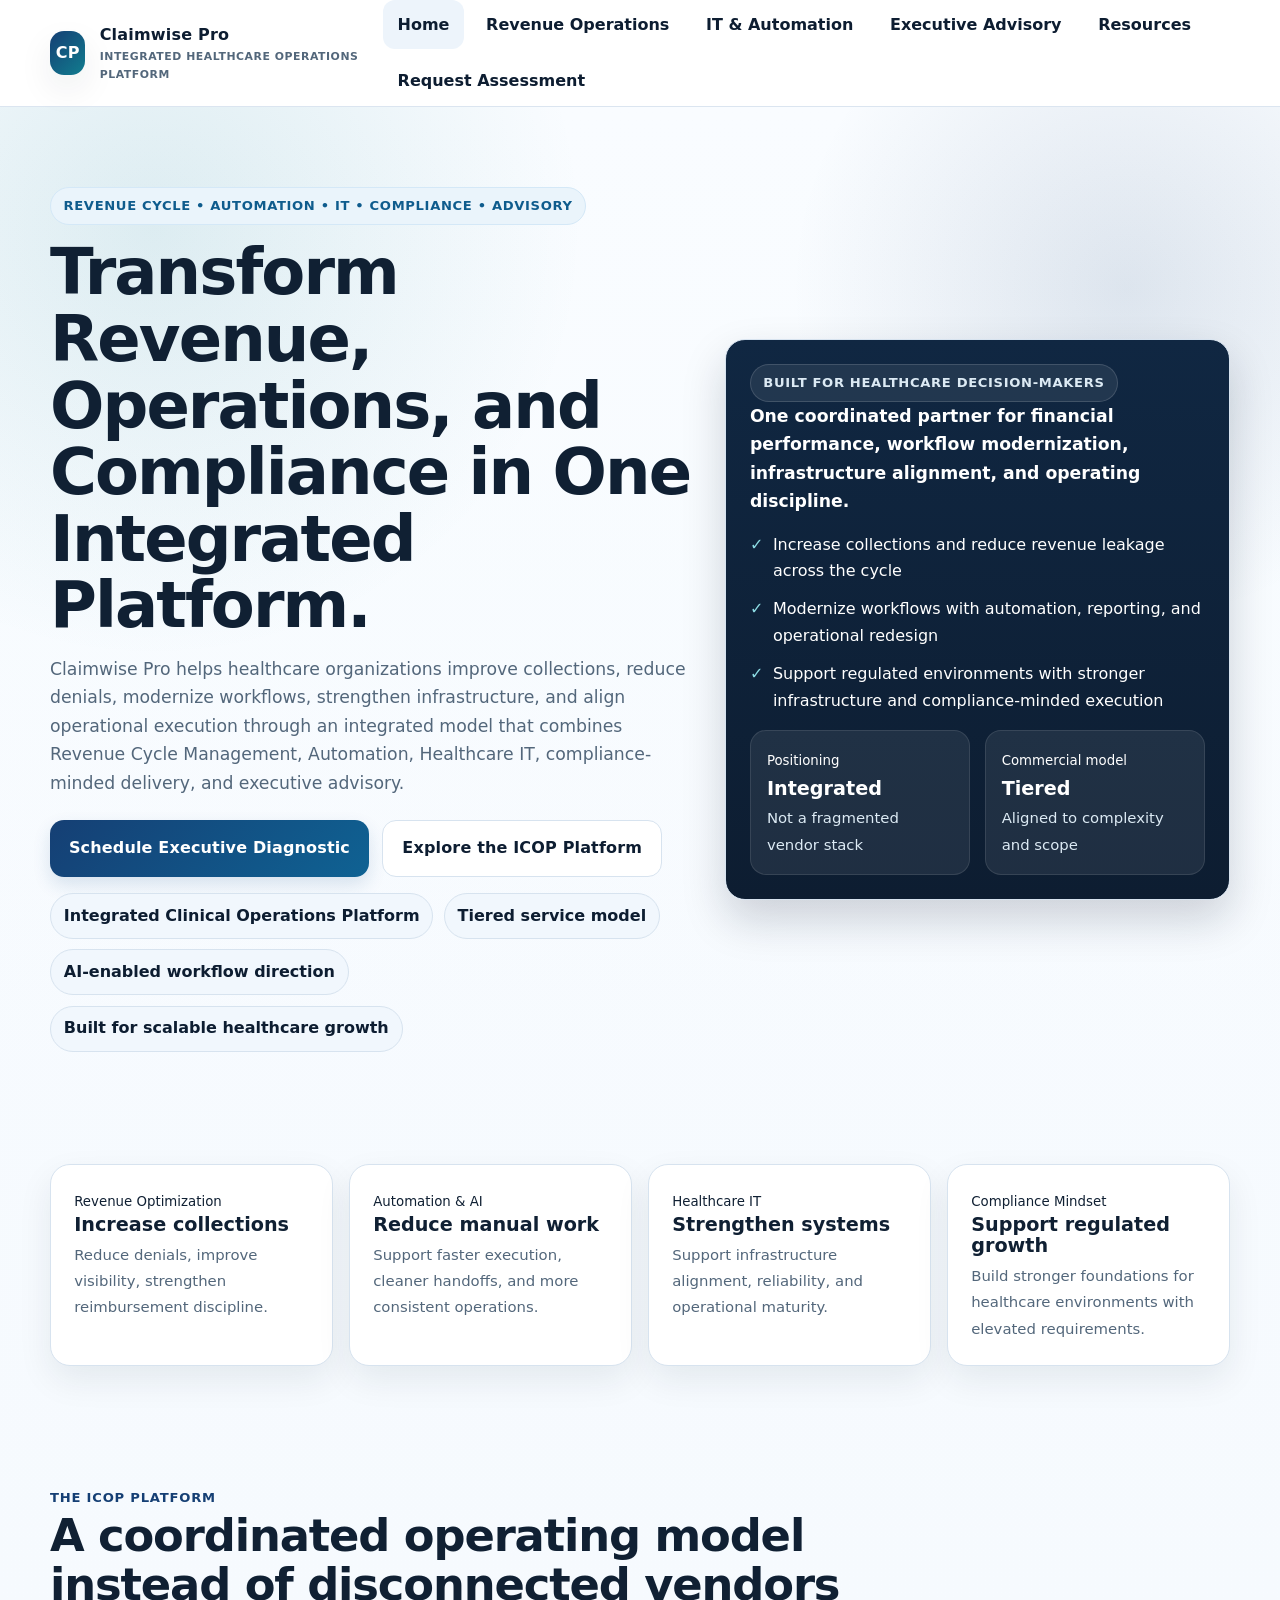
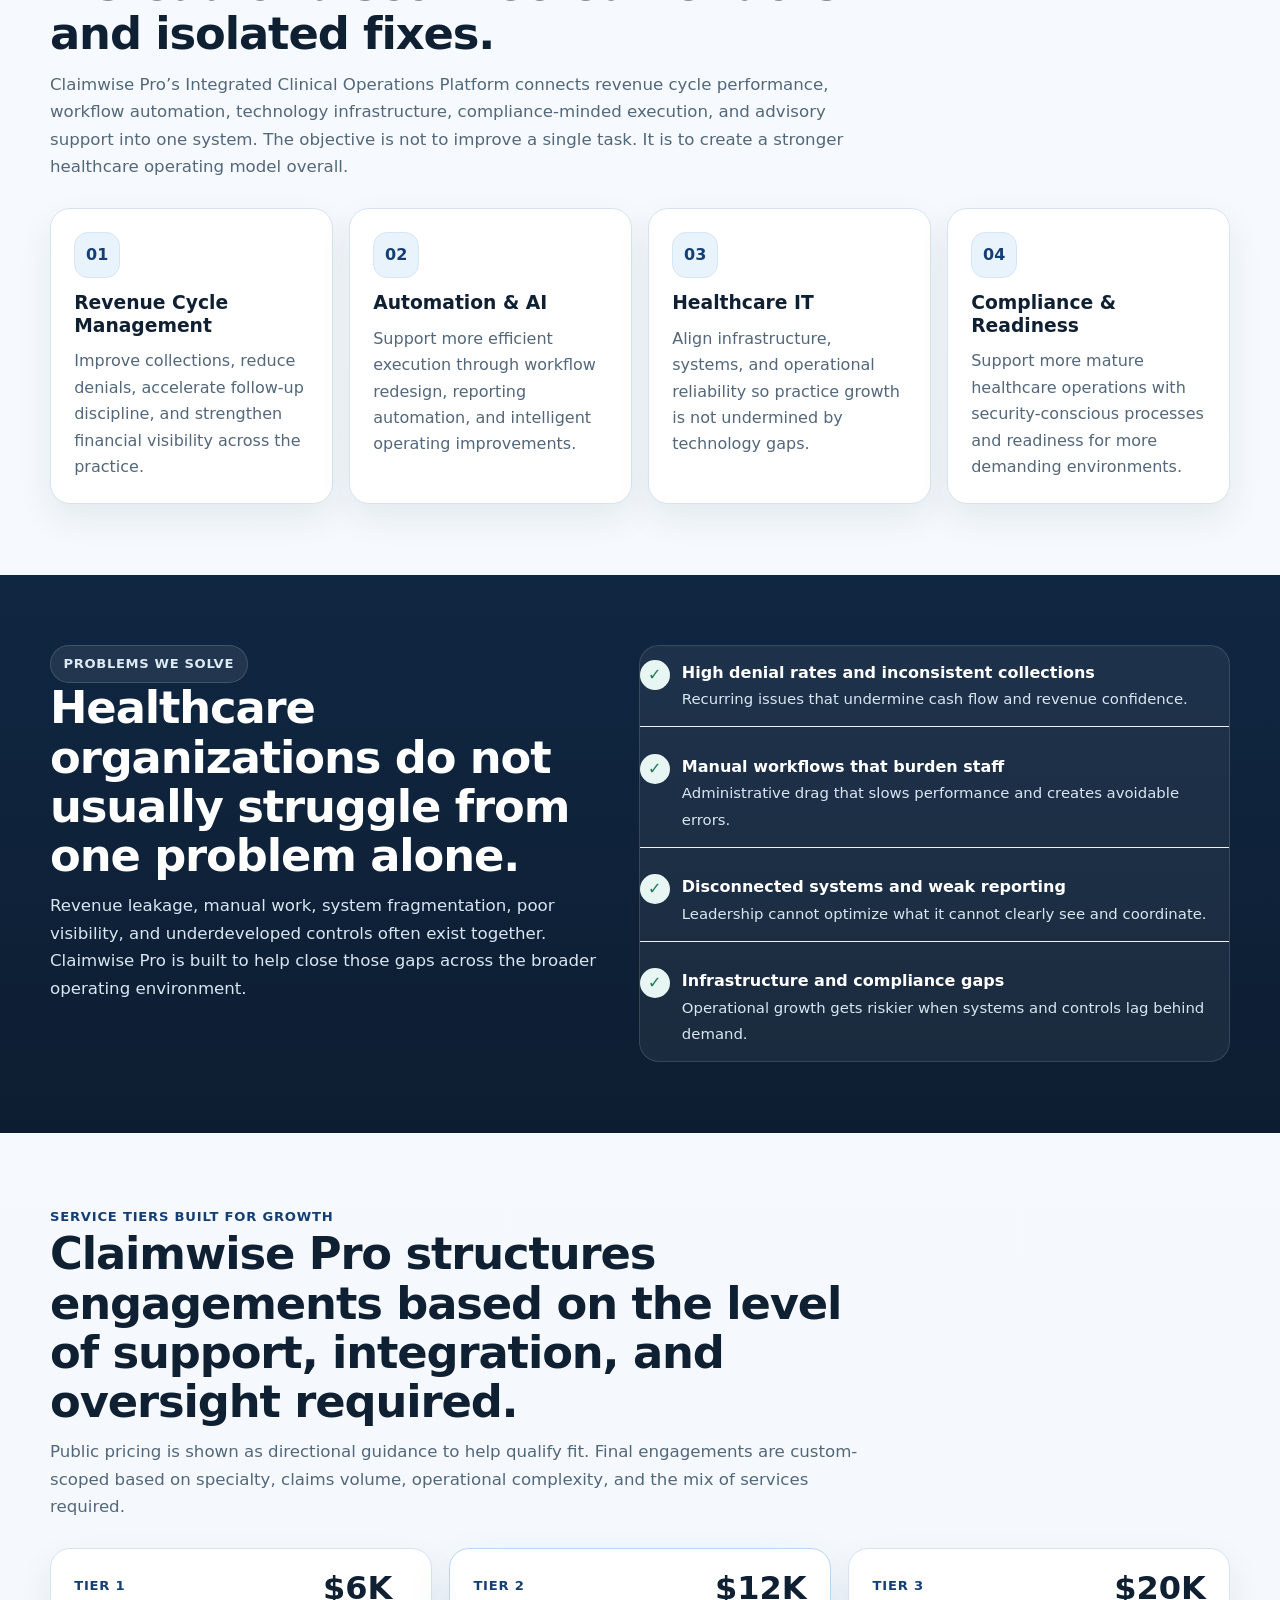
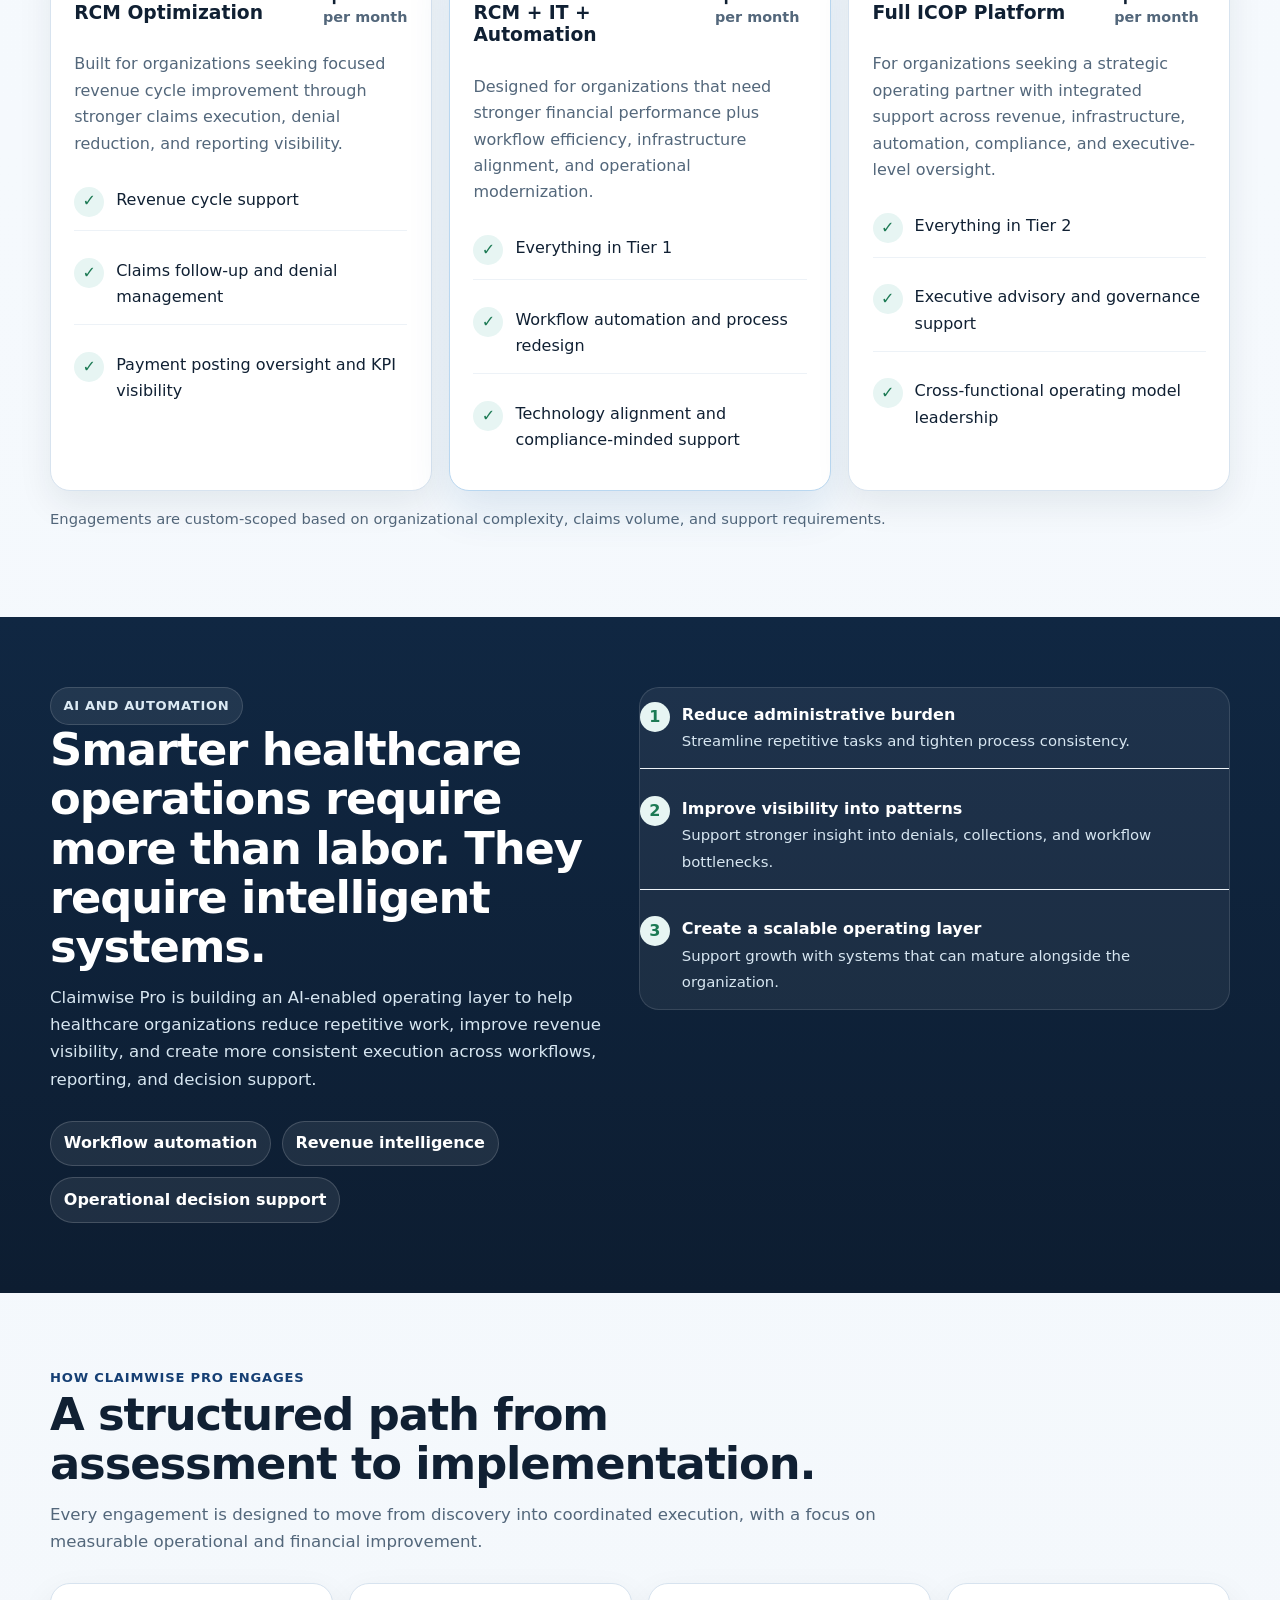
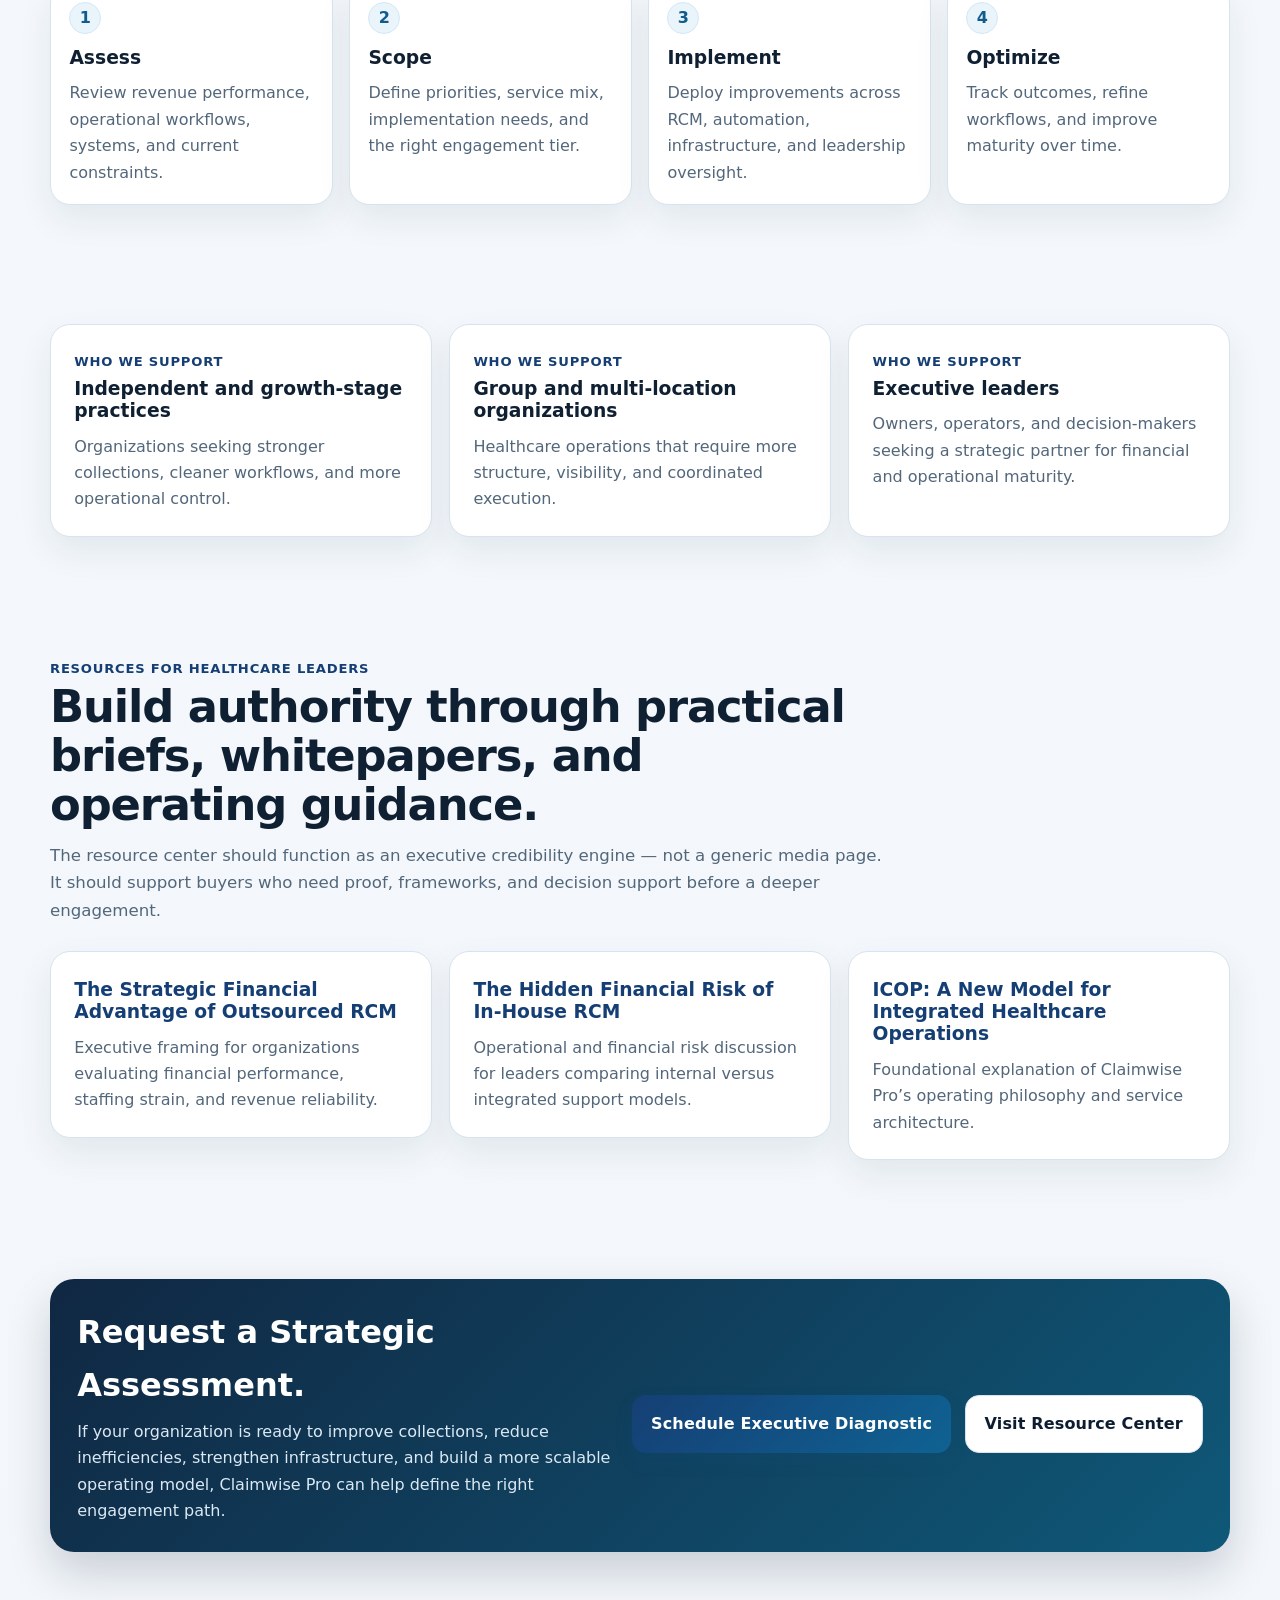
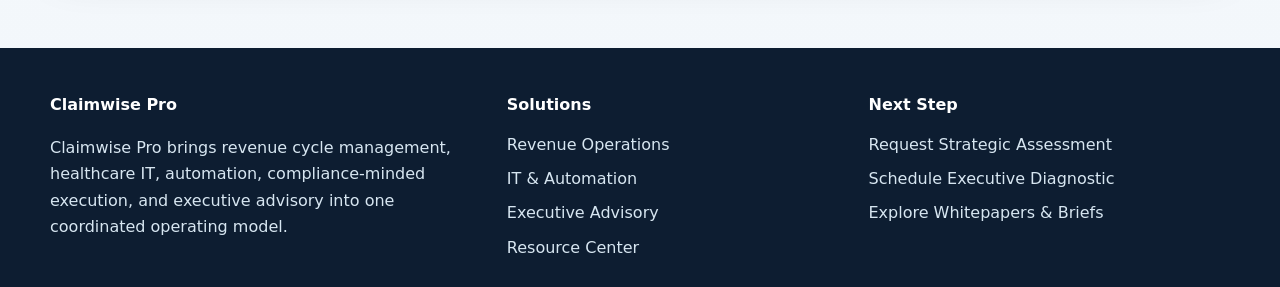
<file: claimwise_pro_site_build/index.html>
<!doctype html>
<html lang="en">
<head>
  <meta charset="utf-8">
  <meta name="viewport" content="width=device-width,initial-scale=1">
  <title>Claimwise Pro | Integrated Healthcare Revenue &amp; Operations Platform</title>
  <meta name="description" content="Claimwise Pro integrates revenue cycle management, automation, healthcare IT, compliance-minded execution, and executive advisory to improve collections, reduce inefficiencies, and support scalable healthcare growth.">
  <link rel="canonical" href="https://www.claimwisepros.com/">
  <meta property="og:title" content="Claimwise Pro | Integrated Healthcare Revenue &amp; Operations Platform">
  <meta property="og:description" content="Transform revenue, operations, and compliance in one integrated platform with Claimwise Pro.">
  <meta property="og:type" content="website">
  <meta property="og:url" content="https://www.claimwisepros.com/">
  <meta name="twitter:card" content="summary_large_image">
  <link rel="stylesheet" href="assets/styles.css">
</head>
<body>
  <header class="site-header">
    <div class="container header-inner">
      <a class="brand" href="index.html" aria-label="Claimwise Pro home">
        <span class="brand-mark">CP</span>
        <span>
          Claimwise Pro
          <small>Integrated Healthcare Operations Platform</small>
        </span>
      </a>
      <div class="nav-wrap">
        <button class="menu-toggle" type="button" data-menu-toggle aria-expanded="false" aria-controls="site-nav">Menu</button>
        <nav class="site-nav" id="site-nav" data-site-nav aria-label="Primary navigation">
          <a class="active" href="index.html">Home</a>
          <a href="revenue-optimization/index.html">Revenue Operations</a>
          <a href="it-automation/index.html">IT &amp; Automation</a>
          <a href="practice-management/index.html">Executive Advisory</a>
          <a href="resources/index.html">Resources</a>
          <a href="contact/index.html">Request Assessment</a>
        </nav>
      </div>
    </div>
  </header>
  <main>
    <section class="hero">
      <div class="container hero-grid">
        <div>
          <span class="eyebrow">Revenue Cycle • Automation • IT • Compliance • Advisory</span>
          <h1>Transform Revenue, Operations, and Compliance in One Integrated Platform.</h1>
          <p class="lead">Claimwise Pro helps healthcare organizations improve collections, reduce denials, modernize workflows, strengthen infrastructure, and align operational execution through an integrated model that combines Revenue Cycle Management, Automation, Healthcare IT, compliance-minded delivery, and executive advisory.</p>
          <div class="hero-actions">
            <a class="button button-primary" href="contact/index.html">Schedule Executive Diagnostic</a>
            <a class="button button-secondary" href="#platform">Explore the ICOP Platform</a>
          </div>
          <div class="badge-list" style="margin-top:1rem">
            <span class="badge">Integrated Clinical Operations Platform</span>
            <span class="badge">Tiered service model</span>
            <span class="badge">AI-enabled workflow direction</span>
            <span class="badge">Built for scalable healthcare growth</span>
          </div>
        </div>
        <aside class="hero-card">
          <span class="eyebrow">Built for healthcare decision-makers</span>
          <p class="quote" style="color:#fff">One coordinated partner for financial performance, workflow modernization, infrastructure alignment, and operating discipline.</p>
          <div class="hero-checks">
            <div><span>✓</span><span>Increase collections and reduce revenue leakage across the cycle</span></div>
            <div><span>✓</span><span>Modernize workflows with automation, reporting, and operational redesign</span></div>
            <div><span>✓</span><span>Support regulated environments with stronger infrastructure and compliance-minded execution</span></div>
          </div>
          <div class="stat-grid">
            <div class="stat"><small>Positioning</small><strong>Integrated</strong><span class="small" style="color:#dceaf4">Not a fragmented vendor stack</span></div>
            <div class="stat"><small>Commercial model</small><strong>Tiered</strong><span class="small" style="color:#dceaf4">Aligned to complexity and scope</span></div>
          </div>
        </aside>
      </div>
    </section>

    <section class="section section-tight">
      <div class="container grid-4">
        <div class="metric"><small>Revenue Optimization</small><strong>Increase collections</strong><span class="small">Reduce denials, improve visibility, strengthen reimbursement discipline.</span></div>
        <div class="metric"><small>Automation &amp; AI</small><strong>Reduce manual work</strong><span class="small">Support faster execution, cleaner handoffs, and more consistent operations.</span></div>
        <div class="metric"><small>Healthcare IT</small><strong>Strengthen systems</strong><span class="small">Support infrastructure alignment, reliability, and operational maturity.</span></div>
        <div class="metric"><small>Compliance Mindset</small><strong>Support regulated growth</strong><span class="small">Build stronger foundations for healthcare environments with elevated requirements.</span></div>
      </div>
    </section>

    <section class="section" id="platform">
      <div class="container">
        <div class="section-header">
          <span class="kicker">The ICOP Platform</span>
          <h2>A coordinated operating model instead of disconnected vendors and isolated fixes.</h2>
          <p>Claimwise Pro’s Integrated Clinical Operations Platform connects revenue cycle performance, workflow automation, technology infrastructure, compliance-minded execution, and advisory support into one system. The objective is not to improve a single task. It is to create a stronger healthcare operating model overall.</p>
        </div>
        <div class="grid-4">
          <article class="card">
            <div class="icon">01</div>
            <h3>Revenue Cycle Management</h3>
            <p>Improve collections, reduce denials, accelerate follow-up discipline, and strengthen financial visibility across the practice.</p>
          </article>
          <article class="card">
            <div class="icon">02</div>
            <h3>Automation &amp; AI</h3>
            <p>Support more efficient execution through workflow redesign, reporting automation, and intelligent operating improvements.</p>
          </article>
          <article class="card">
            <div class="icon">03</div>
            <h3>Healthcare IT</h3>
            <p>Align infrastructure, systems, and operational reliability so practice growth is not undermined by technology gaps.</p>
          </article>
          <article class="card">
            <div class="icon">04</div>
            <h3>Compliance &amp; Readiness</h3>
            <p>Support more mature healthcare operations with security-conscious processes and readiness for more demanding environments.</p>
          </article>
        </div>
      </div>
    </section>

    <section class="section band">
      <div class="container split">
        <div>
          <div class="section-header">
            <span class="eyebrow">Problems we solve</span>
            <h2>Healthcare organizations do not usually struggle from one problem alone.</h2>
            <p>Revenue leakage, manual work, system fragmentation, poor visibility, and underdeveloped controls often exist together. Claimwise Pro is built to help close those gaps across the broader operating environment.</p>
          </div>
        </div>
        <div class="band-card">
          <ul class="list">
            <li><span class="bullet">✓</span><div><strong>High denial rates and inconsistent collections</strong><br><span class="small" style="color:#d7e6f1">Recurring issues that undermine cash flow and revenue confidence.</span></div></li>
            <li><span class="bullet">✓</span><div><strong>Manual workflows that burden staff</strong><br><span class="small" style="color:#d7e6f1">Administrative drag that slows performance and creates avoidable errors.</span></div></li>
            <li><span class="bullet">✓</span><div><strong>Disconnected systems and weak reporting</strong><br><span class="small" style="color:#d7e6f1">Leadership cannot optimize what it cannot clearly see and coordinate.</span></div></li>
            <li><span class="bullet">✓</span><div><strong>Infrastructure and compliance gaps</strong><br><span class="small" style="color:#d7e6f1">Operational growth gets riskier when systems and controls lag behind demand.</span></div></li>
          </ul>
        </div>
      </div>
    </section>

    <section class="section">
      <div class="container">
        <div class="section-header">
          <span class="kicker">Service tiers built for growth</span>
          <h2>Claimwise Pro structures engagements based on the level of support, integration, and oversight required.</h2>
          <p>Public pricing is shown as directional guidance to help qualify fit. Final engagements are custom-scoped based on specialty, claims volume, operational complexity, and the mix of services required.</p>
        </div>
        <div class="pricing-grid">
          <article class="card pricing-card">
            <div class="pricing-top"><div><span class="kicker">Tier 1</span><h3>RCM Optimization</h3></div><div class="price">$6K<small>per month</small></div></div>
            <p>Built for organizations seeking focused revenue cycle improvement through stronger claims execution, denial reduction, and reporting visibility.</p>
            <ul class="list" style="margin-top:1rem">
              <li><span class="bullet">✓</span><div>Revenue cycle support</div></li>
              <li><span class="bullet">✓</span><div>Claims follow-up and denial management</div></li>
              <li><span class="bullet">✓</span><div>Payment posting oversight and KPI visibility</div></li>
            </ul>
          </article>
          <article class="card pricing-card featured">
            <div class="pricing-top"><div><span class="kicker">Tier 2</span><h3>RCM + IT + Automation</h3></div><div class="price">$12K<small>per month</small></div></div>
            <p>Designed for organizations that need stronger financial performance plus workflow efficiency, infrastructure alignment, and operational modernization.</p>
            <ul class="list" style="margin-top:1rem">
              <li><span class="bullet">✓</span><div>Everything in Tier 1</div></li>
              <li><span class="bullet">✓</span><div>Workflow automation and process redesign</div></li>
              <li><span class="bullet">✓</span><div>Technology alignment and compliance-minded support</div></li>
            </ul>
          </article>
          <article class="card pricing-card">
            <div class="pricing-top"><div><span class="kicker">Tier 3</span><h3>Full ICOP Platform</h3></div><div class="price">$20K<small>per month</small></div></div>
            <p>For organizations seeking a strategic operating partner with integrated support across revenue, infrastructure, automation, compliance, and executive-level oversight.</p>
            <ul class="list" style="margin-top:1rem">
              <li><span class="bullet">✓</span><div>Everything in Tier 2</div></li>
              <li><span class="bullet">✓</span><div>Executive advisory and governance support</div></li>
              <li><span class="bullet">✓</span><div>Cross-functional operating model leadership</div></li>
            </ul>
          </article>
        </div>
        <p class="price-note">Engagements are custom-scoped based on organizational complexity, claims volume, and support requirements.</p>
      </div>
    </section>

    <section class="section band">
      <div class="container split">
        <div>
          <div class="section-header">
            <span class="eyebrow">AI and automation</span>
            <h2>Smarter healthcare operations require more than labor. They require intelligent systems.</h2>
            <p>Claimwise Pro is building an AI-enabled operating layer to help healthcare organizations reduce repetitive work, improve revenue visibility, and create more consistent execution across workflows, reporting, and decision support.</p>
          </div>
          <div class="badge-list">
            <span class="badge" style="background:rgba(255,255,255,.08);border-color:rgba(255,255,255,.16);color:#fff">Workflow automation</span>
            <span class="badge" style="background:rgba(255,255,255,.08);border-color:rgba(255,255,255,.16);color:#fff">Revenue intelligence</span>
            <span class="badge" style="background:rgba(255,255,255,.08);border-color:rgba(255,255,255,.16);color:#fff">Operational decision support</span>
          </div>
        </div>
        <div class="band-card">
          <ul class="list">
            <li><span class="bullet">1</span><div><strong>Reduce administrative burden</strong><br><span class="small" style="color:#d7e6f1">Streamline repetitive tasks and tighten process consistency.</span></div></li>
            <li><span class="bullet">2</span><div><strong>Improve visibility into patterns</strong><br><span class="small" style="color:#d7e6f1">Support stronger insight into denials, collections, and workflow bottlenecks.</span></div></li>
            <li><span class="bullet">3</span><div><strong>Create a scalable operating layer</strong><br><span class="small" style="color:#d7e6f1">Support growth with systems that can mature alongside the organization.</span></div></li>
          </ul>
        </div>
      </div>
    </section>

    <section class="section">
      <div class="container">
        <div class="section-header">
          <span class="kicker">How Claimwise Pro engages</span>
          <h2>A structured path from assessment to implementation.</h2>
          <p>Every engagement is designed to move from discovery into coordinated execution, with a focus on measurable operational and financial improvement.</p>
        </div>
        <div class="process-grid">
          <article class="card step"><div class="step-num">1</div><h3>Assess</h3><p>Review revenue performance, operational workflows, systems, and current constraints.</p></article>
          <article class="card step"><div class="step-num">2</div><h3>Scope</h3><p>Define priorities, service mix, implementation needs, and the right engagement tier.</p></article>
          <article class="card step"><div class="step-num">3</div><h3>Implement</h3><p>Deploy improvements across RCM, automation, infrastructure, and leadership oversight.</p></article>
          <article class="card step"><div class="step-num">4</div><h3>Optimize</h3><p>Track outcomes, refine workflows, and improve maturity over time.</p></article>
        </div>
      </div>
    </section>

    <section class="section section-tight">
      <div class="container proof-grid">
        <article class="card">
          <span class="kicker">Who we support</span>
          <h3>Independent and growth-stage practices</h3>
          <p>Organizations seeking stronger collections, cleaner workflows, and more operational control.</p>
        </article>
        <article class="card">
          <span class="kicker">Who we support</span>
          <h3>Group and multi-location organizations</h3>
          <p>Healthcare operations that require more structure, visibility, and coordinated execution.</p>
        </article>
        <article class="card">
          <span class="kicker">Who we support</span>
          <h3>Executive leaders</h3>
          <p>Owners, operators, and decision-makers seeking a strategic partner for financial and operational maturity.</p>
        </article>
      </div>
    </section>

    <section class="section">
      <div class="container">
        <div class="section-header">
          <span class="kicker">Resources for healthcare leaders</span>
          <h2>Build authority through practical briefs, whitepapers, and operating guidance.</h2>
          <p>The resource center should function as an executive credibility engine — not a generic media page. It should support buyers who need proof, frameworks, and decision support before a deeper engagement.</p>
        </div>
        <div class="resource-grid">
          <a class="resource-card-link" href="../assets/pdfs/The-Strategic-Financial-Advantage-of-Outsourced-RCM-White-Paper.pdf" download>
	  <article class="card">
	    <h3>The Strategic Financial Advantage of Outsourced RCM</h3>
	    <p>Executive framing for organizations evaluating financial performance, staffing strain, and revenue reliability.</p>
	  </article>
	</a>
          <a class="resource-card-link" href="../assets/pdfs/The-Hidden-Financial-Risk-of-In-House-RCM-White-Paper.pdf" download>
	  <article class="card">
	    <h3>The Hidden Financial Risk of In-House RCM</h3>
	    <p>Operational and financial risk discussion for leaders comparing internal versus integrated support models.</p>
	  </article>
	</a>
          <a class="resource-card-link" href="../assets/pdfs/The-ICOP-Integrated-Healthcare-Operations-Strategic-Brief.pdf" download>
	  <article class="card">
	    <h3>ICOP: A New Model for Integrated Healthcare Operations</h3>
	    <p>Foundational explanation of Claimwise Pro’s operating philosophy and service architecture.</p>
	  </article>
	</a>
        </div>
      </div>
    </section>

    <section class="section section-tight">
      <div class="container">
        <div class="callout">
          <div>
            <h3>Request a Strategic Assessment.</h3>
            <p>If your organization is ready to improve collections, reduce inefficiencies, strengthen infrastructure, and build a more scalable operating model, Claimwise Pro can help define the right engagement path.</p>
          </div>
          <div class="cta-stack">
            <a class="button button-primary" href="contact/index.html">Schedule Executive Diagnostic</a>
            <a class="button button-secondary" href="resources/index.html">Visit Resource Center</a>
          </div>
        </div>
      </div>
    </section>
  </main>
  <footer class="site-footer">
    <div class="container">
      <div class="footer-grid">
        <div>
          <h4>Claimwise Pro</h4>
          <p>Claimwise Pro brings revenue cycle management, healthcare IT, automation, compliance-minded execution, and executive advisory into one coordinated operating model.</p>
        </div>
        <div>
          <h4>Solutions</h4>
          <ul>
            <li><a href="revenue-optimization/index.html">Revenue Operations</a></li>
            <li><a href="it-automation/index.html">IT &amp; Automation</a></li>
            <li><a href="practice-management/index.html">Executive Advisory</a></li>
            <li><a href="resources/index.html">Resource Center</a></li>
          </ul>
        </div>
        <div>
          <h4>Next Step</h4>
          <ul>
            <li><a href="contact/index.html">Request Strategic Assessment</a></li>
            <li><a href="contact/index.html">Schedule Executive Diagnostic</a></li>
            <li><a href="resources/index.html">Explore Whitepapers &amp; Briefs</a></li>
          </ul>
        </div>
      </div>
    </div>
  </footer>
  <script src="assets/script.js"></script>
</body>
</html>
</file>
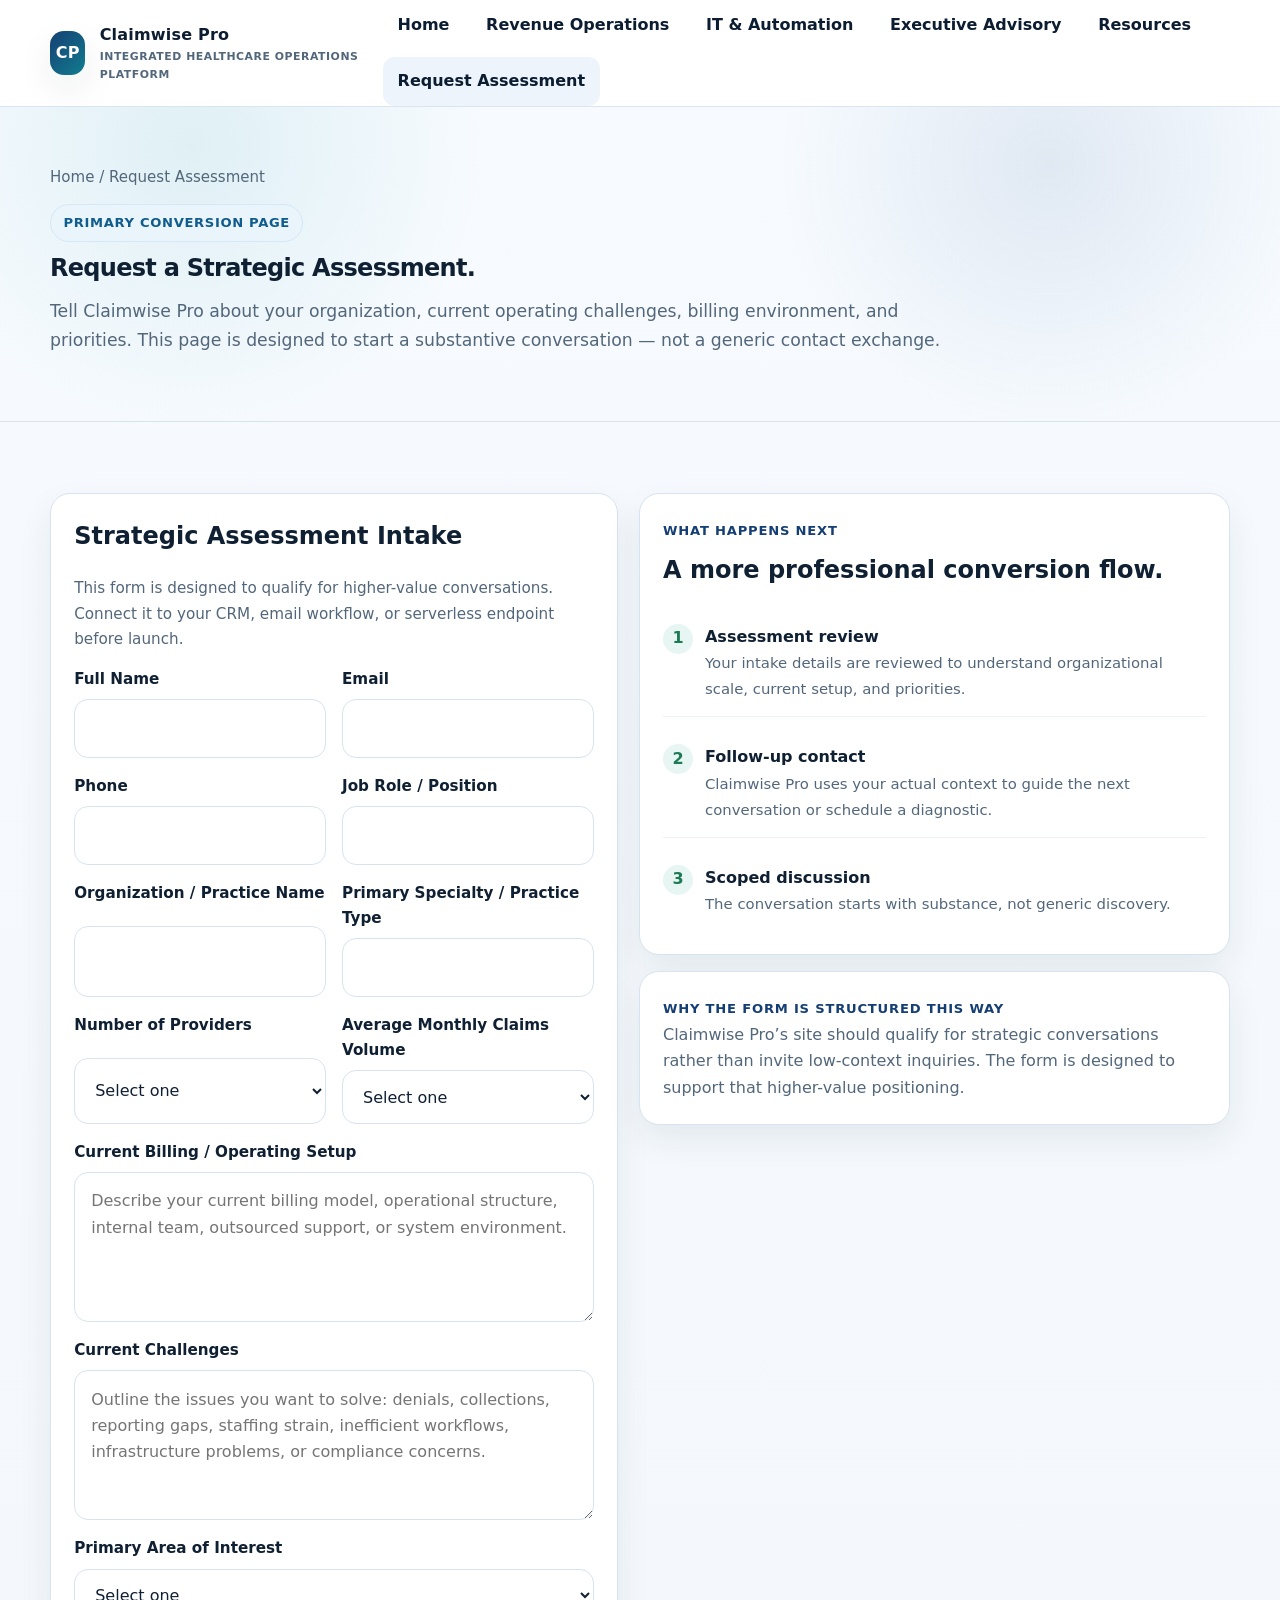
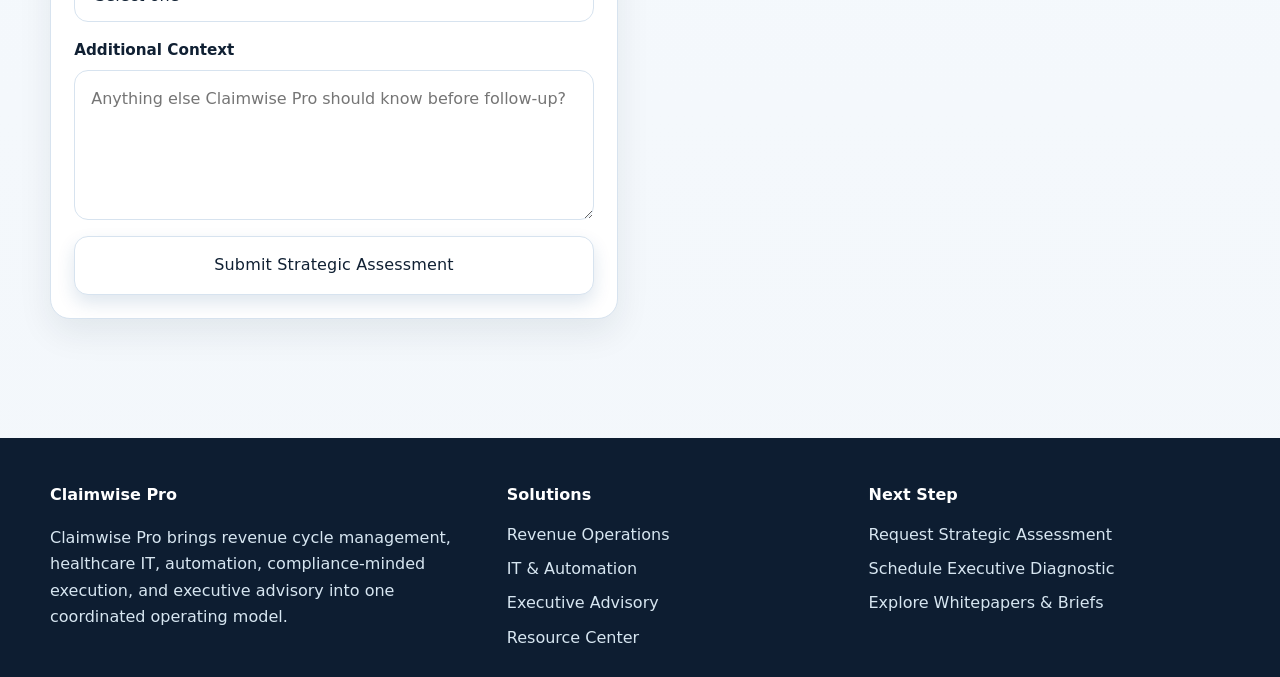
<file: claimwise_pro_site_build/contact/index.html>
<!doctype html>
<html lang="en">
<head>
  <meta charset="utf-8">
  <meta name="viewport" content="width=device-width,initial-scale=1">
  <title>Request Strategic Assessment | Claimwise Pro</title>
  <meta name="description" content="Request a strategic assessment from Claimwise Pro to discuss revenue performance, operational bottlenecks, workflow automation, infrastructure needs, and executive priorities.">
  <link rel="canonical" href="https://www.claimwisepros.com/contact/">
  <meta property="og:title" content="Request Strategic Assessment | Claimwise Pro">
  <meta property="og:description" content="Start an executive-level assessment with Claimwise Pro.">
  <meta property="og:type" content="website">
  <meta property="og:url" content="https://www.claimwisepros.com/contact/">
  <meta name="twitter:card" content="summary_large_image">
  <link rel="stylesheet" href="../assets/styles.css">
</head>
<body>
  <header class="site-header">
    <div class="container header-inner">
      <a class="brand" href="../index.html" aria-label="Claimwise Pro home">
        <span class="brand-mark">CP</span>
        <span>
          Claimwise Pro
          <small>Integrated Healthcare Operations Platform</small>
        </span>
      </a>
      <div class="nav-wrap">
        <button class="menu-toggle" type="button" data-menu-toggle aria-expanded="false" aria-controls="site-nav">Menu</button>
        <nav class="site-nav" id="site-nav" data-site-nav aria-label="Primary navigation">
          <a class="" href="../index.html">Home</a>
          <a class="" href="../revenue-optimization/index.html">Revenue Operations</a>
          <a class="" href="../it-automation/index.html">IT &amp; Automation</a>
          <a class="" href="../practice-management/index.html">Executive Advisory</a>
          <a class="" href="../resources/index.html">Resources</a>
          <a class="active" href="../contact/index.html">Request Assessment</a>
        </nav>
      </div>
    </div>
  </header>
  <main>
    <section class="page-hero">
      <div class="container">
        <div class="breadcrumbs"><a href="../index.html">Home</a> / Request Assessment</div>
        <span class="eyebrow">Primary conversion page</span>
        <h1>Request a Strategic Assessment.</h1>
        <p>Tell Claimwise Pro about your organization, current operating challenges, billing environment, and priorities. This page is designed to start a substantive conversation — not a generic contact exchange.</p>
      </div>
    </section>

    <section class="section">
      <div class="container split">
        <div class="form-card">
          <h2 style="margin-top:0">Strategic Assessment Intake</h2>
          <p class="form-note">This form is designed to qualify for higher-value conversations. Connect it to your CRM, email workflow, or serverless endpoint before launch.</p>
          <form action="https://formspree.io/f/xgorleov" method="POST">
  <input type="hidden" name="_subject" value="New Claimwise Pro Strategic Assessment Submission">
  <div class="form-grid">
    <div class="field"><label for="full-name">Full Name</label><input id="full-name" name="full_name" type="text" required></div>
    <div class="field"><label for="email">Email</label><input id="email" name="email" type="email" required></div>
    <div class="field"><label for="phone">Phone</label><input id="phone" name="phone" type="tel"></div>
    <div class="field"><label for="role">Job Role / Position</label><input id="role" name="role" type="text"></div>
    <div class="field"><label for="organization">Organization / Practice Name</label><input id="organization" name="organization" type="text"></div>
    <div class="field"><label for="specialty">Primary Specialty / Practice Type</label><input id="specialty" name="specialty" type="text"></div>
    <div class="field"><label for="providers">Number of Providers</label><select id="providers" name="provider_count"><option value="">Select one</option><option>1–2</option><option>3–5</option><option>6–10</option><option>11–25</option><option>26+</option></select></div>
    <div class="field"><label for="claims">Average Monthly Claims Volume</label><select id="claims" name="claims_volume"><option value="">Select one</option><option>Under 500</option><option>500–1,500</option><option>1,500–5,000</option><option>5,000+</option></select></div>
    <div class="field full"><label for="setup">Current Billing / Operating Setup</label><textarea id="setup" name="billing_setup" placeholder="Describe your current billing model, operational structure, internal team, outsourced support, or system environment."></textarea></div>
    <div class="field full"><label for="challenges">Current Challenges</label><textarea id="challenges" name="current_challenges" placeholder="Outline the issues you want to solve: denials, collections, reporting gaps, staffing strain, inefficient workflows, infrastructure problems, or compliance concerns."></textarea></div>
    <div class="field full"><label for="interest">Primary Area of Interest</label><select id="interest" name="interest"><option value="">Select one</option><option>Revenue Operations Optimization</option><option>Healthcare IT &amp; Automation</option><option>Executive Advisory</option><option>Full ICOP Platform Assessment</option></select></div>
    <div class="field full"><label for="additional">Additional Context</label><textarea id="additional" name="additional_information" placeholder="Anything else Claimwise Pro should know before follow-up?"></textarea></div>
    <div class="field full"><input type="submit" value="Submit Strategic Assessment"></div>
  </div>
</form>
          <div class="notice" data-form-notice></div>
        </div>
        <div>
          <div class="panel">
            <span class="kicker">What happens next</span>
            <h2 style="margin-top:.45rem">A more professional conversion flow.</h2>
            <ul class="list">
              <li><span class="bullet">1</span><div><strong>Assessment review</strong><br><span class="small">Your intake details are reviewed to understand organizational scale, current setup, and priorities.</span></div></li>
              <li><span class="bullet">2</span><div><strong>Follow-up contact</strong><br><span class="small">Claimwise Pro uses your actual context to guide the next conversation or schedule a diagnostic.</span></div></li>
              <li><span class="bullet">3</span><div><strong>Scoped discussion</strong><br><span class="small">The conversation starts with substance, not generic discovery.</span></div></li>
            </ul>
          </div>
          <div class="panel" style="margin-top:1rem">
            <span class="kicker">Why the form is structured this way</span>
            <p>Claimwise Pro’s site should qualify for strategic conversations rather than invite low-context inquiries. The form is designed to support that higher-value positioning.</p>
          </div>
        </div>
      </div>
    </section>
  </main>
  <footer class="site-footer">
    <div class="container">
      <div class="footer-grid">
        <div>
          <h4>Claimwise Pro</h4>
          <p>Claimwise Pro brings revenue cycle management, healthcare IT, automation, compliance-minded execution, and executive advisory into one coordinated operating model.</p>
        </div>
        <div>
          <h4>Solutions</h4>
          <ul>
            <li><a href="../revenue-optimization/index.html">Revenue Operations</a></li>
            <li><a href="../it-automation/index.html">IT &amp; Automation</a></li>
            <li><a href="../practice-management/index.html">Executive Advisory</a></li>
            <li><a href="../resources/index.html">Resource Center</a></li>
          </ul>
        </div>
        <div>
          <h4>Next Step</h4>
          <ul>
            <li><a href="../contact/index.html">Request Strategic Assessment</a></li>
            <li><a href="../contact/index.html">Schedule Executive Diagnostic</a></li>
            <li><a href="../resources/index.html">Explore Whitepapers &amp; Briefs</a></li>
          </ul>
        </div>
      </div>
    </div>
  </footer>
  <script src="../assets/script.js"></script>
</body>
</html>
</file>
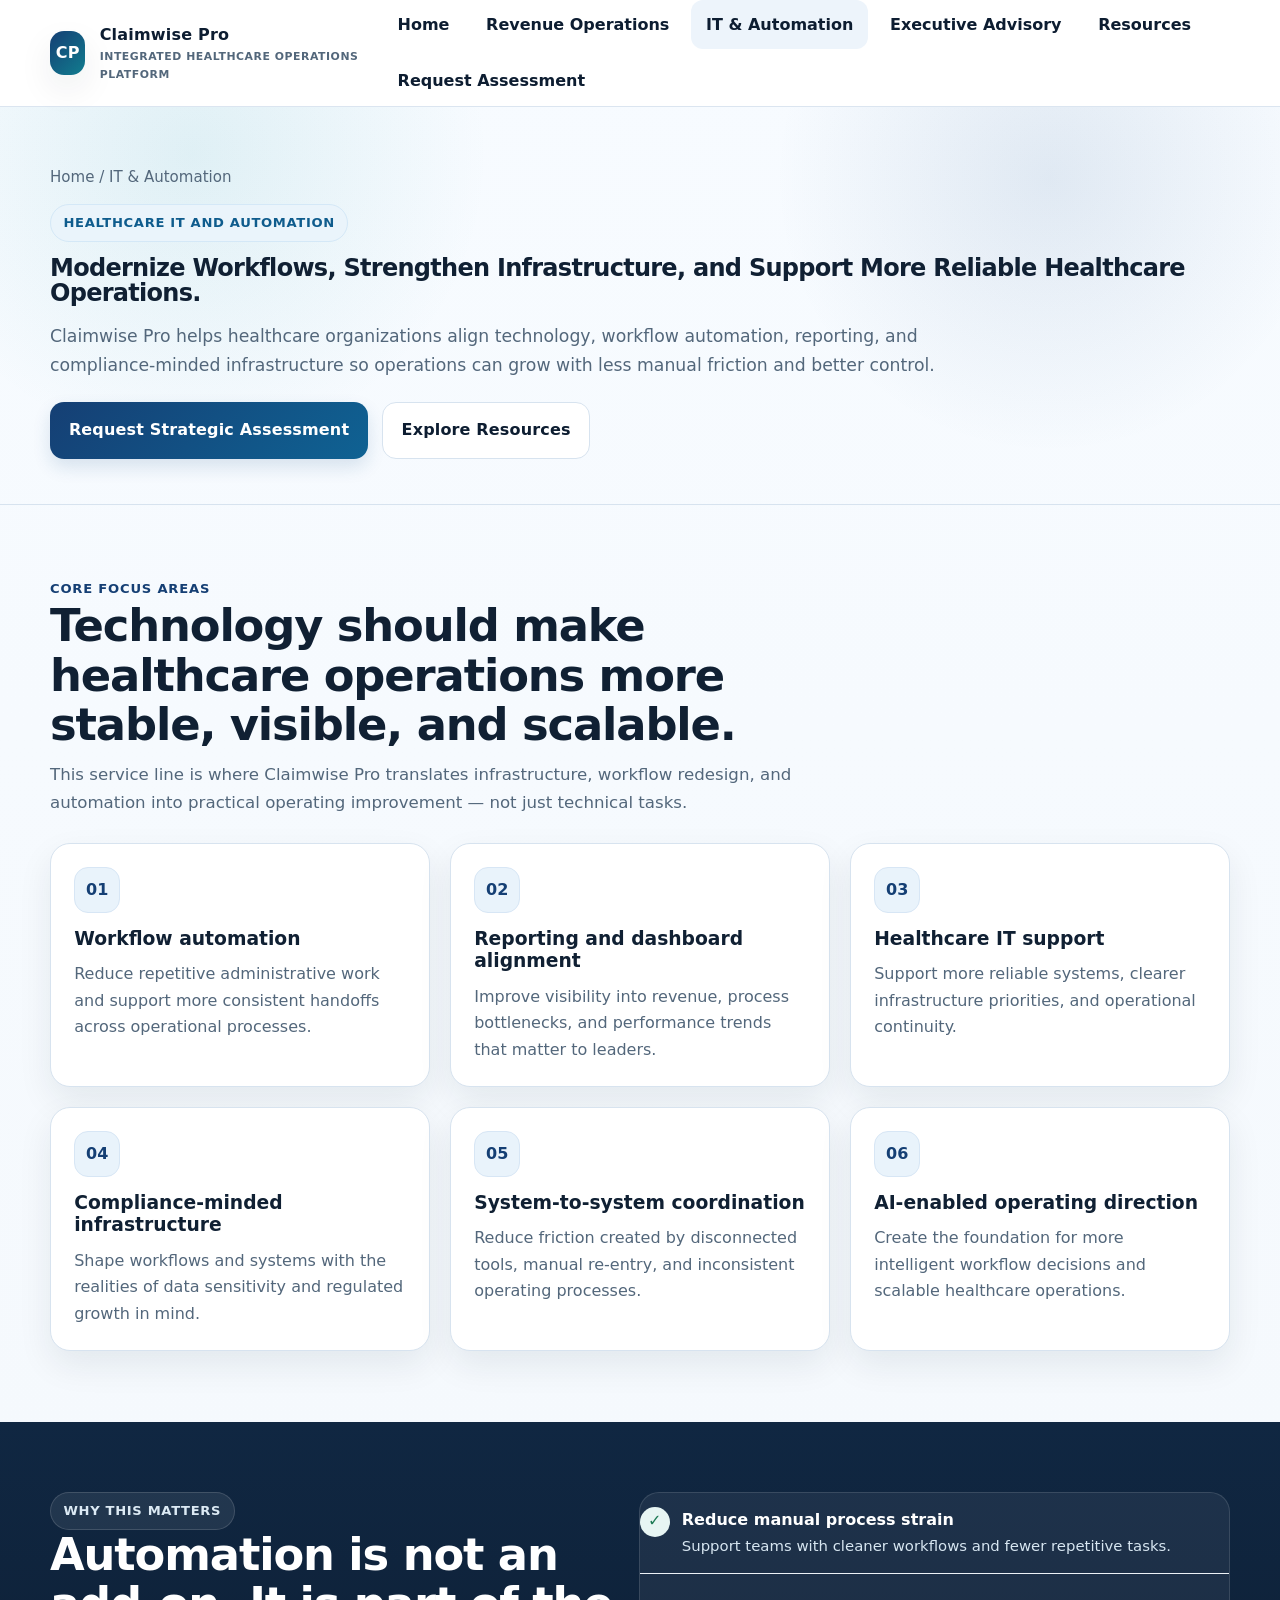
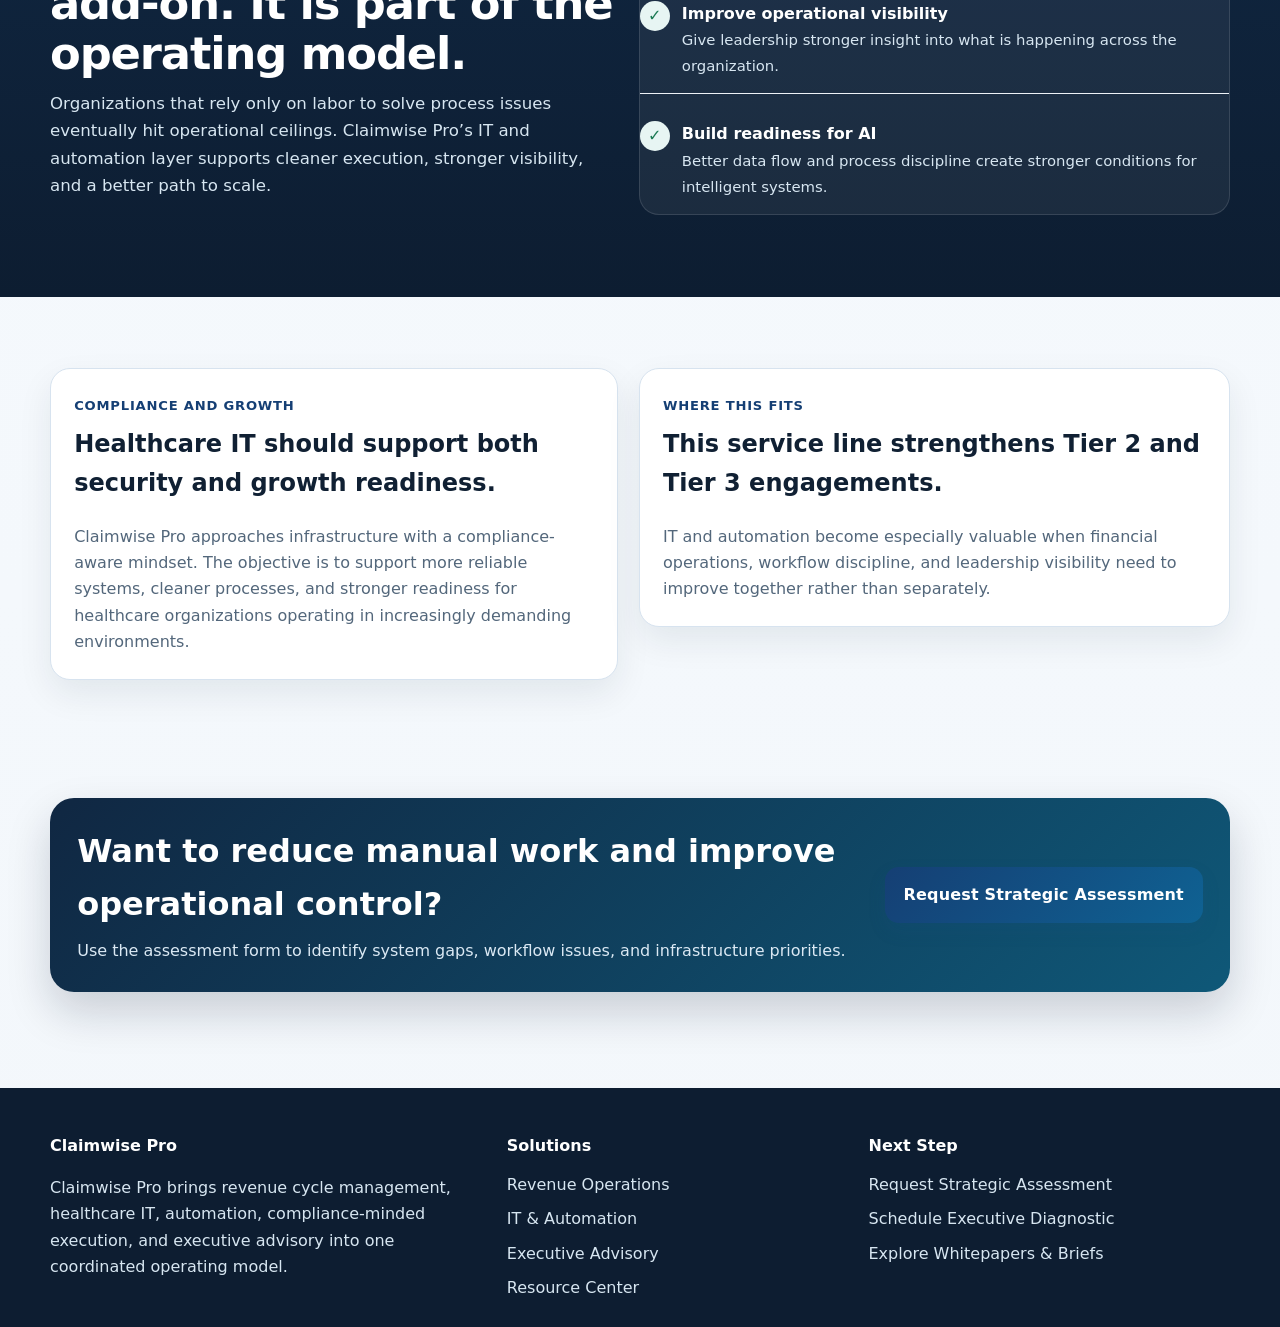
<file: claimwise_pro_site_build/it-automation/index.html>
<!doctype html>
<html lang="en">
<head>
  <meta charset="utf-8">
  <meta name="viewport" content="width=device-width,initial-scale=1">
  <title>Healthcare IT &amp; Automation | Claimwise Pro</title>
  <meta name="description" content="Claimwise Pro helps healthcare organizations align IT, workflow automation, reporting, and compliance-minded infrastructure to support more scalable operations.">
  <link rel="canonical" href="https://www.claimwisepros.com/it-automation/">
  <meta property="og:title" content="Healthcare IT &amp; Automation | Claimwise Pro">
  <meta property="og:description" content="Healthcare IT and automation support for organizations that need stronger systems, cleaner workflows, and more scalable operations.">
  <meta property="og:type" content="website">
  <meta property="og:url" content="https://www.claimwisepros.com/it-automation/">
  <meta name="twitter:card" content="summary_large_image">
  <link rel="stylesheet" href="../assets/styles.css">
</head>
<body>
  <header class="site-header">
    <div class="container header-inner">
      <a class="brand" href="../index.html" aria-label="Claimwise Pro home">
        <span class="brand-mark">CP</span>
        <span>
          Claimwise Pro
          <small>Integrated Healthcare Operations Platform</small>
        </span>
      </a>
      <div class="nav-wrap">
        <button class="menu-toggle" type="button" data-menu-toggle aria-expanded="false" aria-controls="site-nav">Menu</button>
        <nav class="site-nav" id="site-nav" data-site-nav aria-label="Primary navigation">
          <a class="" href="../index.html">Home</a>
          <a class="" href="../revenue-optimization/index.html">Revenue Operations</a>
          <a class="active" href="../it-automation/index.html">IT &amp; Automation</a>
          <a class="" href="../practice-management/index.html">Executive Advisory</a>
          <a class="" href="../resources/index.html">Resources</a>
          <a class="" href="../contact/index.html">Request Assessment</a>
        </nav>
      </div>
    </div>
  </header>
  <main>
    <section class="page-hero">
      <div class="container">
        <div class="breadcrumbs"><a href="../index.html">Home</a> / IT &amp; Automation</div>
        <span class="eyebrow">Healthcare IT and automation</span>
        <h1>Modernize Workflows, Strengthen Infrastructure, and Support More Reliable Healthcare Operations.</h1>
        <p>Claimwise Pro helps healthcare organizations align technology, workflow automation, reporting, and compliance-minded infrastructure so operations can grow with less manual friction and better control.</p>
        <div class="cta-stack">
          <a class="button button-primary" href="../contact/index.html">Request Strategic Assessment</a>
          <a class="button button-secondary" href="../resources/index.html">Explore Resources</a>
        </div>
      </div>
    </section>

    <section class="section">
      <div class="container">
        <div class="section-header">
          <span class="kicker">Core focus areas</span>
          <h2>Technology should make healthcare operations more stable, visible, and scalable.</h2>
          <p>This service line is where Claimwise Pro translates infrastructure, workflow redesign, and automation into practical operating improvement — not just technical tasks.</p>
        </div>
        <div class="grid-3">
          <article class="card"><div class="icon">01</div><h3>Workflow automation</h3><p>Reduce repetitive administrative work and support more consistent handoffs across operational processes.</p></article>
          <article class="card"><div class="icon">02</div><h3>Reporting and dashboard alignment</h3><p>Improve visibility into revenue, process bottlenecks, and performance trends that matter to leaders.</p></article>
          <article class="card"><div class="icon">03</div><h3>Healthcare IT support</h3><p>Support more reliable systems, clearer infrastructure priorities, and operational continuity.</p></article>
          <article class="card"><div class="icon">04</div><h3>Compliance-minded infrastructure</h3><p>Shape workflows and systems with the realities of data sensitivity and regulated growth in mind.</p></article>
          <article class="card"><div class="icon">05</div><h3>System-to-system coordination</h3><p>Reduce friction created by disconnected tools, manual re-entry, and inconsistent operating processes.</p></article>
          <article class="card"><div class="icon">06</div><h3>AI-enabled operating direction</h3><p>Create the foundation for more intelligent workflow decisions and scalable healthcare operations.</p></article>
        </div>
      </div>
    </section>

    <section class="section band">
      <div class="container split">
        <div>
          <div class="section-header">
            <span class="eyebrow">Why this matters</span>
            <h2>Automation is not an add-on. It is part of the operating model.</h2>
            <p>Organizations that rely only on labor to solve process issues eventually hit operational ceilings. Claimwise Pro’s IT and automation layer supports cleaner execution, stronger visibility, and a better path to scale.</p>
          </div>
        </div>
        <div class="band-card">
          <ul class="list">
            <li><span class="bullet">✓</span><div><strong>Reduce manual process strain</strong><br><span class="small" style="color:#d7e6f1">Support teams with cleaner workflows and fewer repetitive tasks.</span></div></li>
            <li><span class="bullet">✓</span><div><strong>Improve operational visibility</strong><br><span class="small" style="color:#d7e6f1">Give leadership stronger insight into what is happening across the organization.</span></div></li>
            <li><span class="bullet">✓</span><div><strong>Build readiness for AI</strong><br><span class="small" style="color:#d7e6f1">Better data flow and process discipline create stronger conditions for intelligent systems.</span></div></li>
          </ul>
        </div>
      </div>
    </section>

    <section class="section">
      <div class="container split">
        <div class="panel">
          <span class="kicker">Compliance and growth</span>
          <h2 style="margin-top:.4rem">Healthcare IT should support both security and growth readiness.</h2>
          <p>Claimwise Pro approaches infrastructure with a compliance-aware mindset. The objective is to support more reliable systems, cleaner processes, and stronger readiness for healthcare organizations operating in increasingly demanding environments.</p>
        </div>
        <div class="panel">
          <span class="kicker">Where this fits</span>
          <h2 style="margin-top:.4rem">This service line strengthens Tier 2 and Tier 3 engagements.</h2>
          <p>IT and automation become especially valuable when financial operations, workflow discipline, and leadership visibility need to improve together rather than separately.</p>
        </div>
      </div>
    </section>

    <section class="section section-tight">
      <div class="container">
        <div class="callout">
          <div>
            <h3>Want to reduce manual work and improve operational control?</h3>
            <p>Use the assessment form to identify system gaps, workflow issues, and infrastructure priorities.</p>
          </div>
          <a class="button button-primary" href="../contact/index.html">Request Strategic Assessment</a>
        </div>
      </div>
    </section>
  </main>
  <footer class="site-footer">
    <div class="container">
      <div class="footer-grid">
        <div>
          <h4>Claimwise Pro</h4>
          <p>Claimwise Pro brings revenue cycle management, healthcare IT, automation, compliance-minded execution, and executive advisory into one coordinated operating model.</p>
        </div>
        <div>
          <h4>Solutions</h4>
          <ul>
            <li><a href="../revenue-optimization/index.html">Revenue Operations</a></li>
            <li><a href="../it-automation/index.html">IT &amp; Automation</a></li>
            <li><a href="../practice-management/index.html">Executive Advisory</a></li>
            <li><a href="../resources/index.html">Resource Center</a></li>
          </ul>
        </div>
        <div>
          <h4>Next Step</h4>
          <ul>
            <li><a href="../contact/index.html">Request Strategic Assessment</a></li>
            <li><a href="../contact/index.html">Schedule Executive Diagnostic</a></li>
            <li><a href="../resources/index.html">Explore Whitepapers &amp; Briefs</a></li>
          </ul>
        </div>
      </div>
    </div>
  </footer>
  <script src="../assets/script.js"></script>
</body>
</html>
</file>
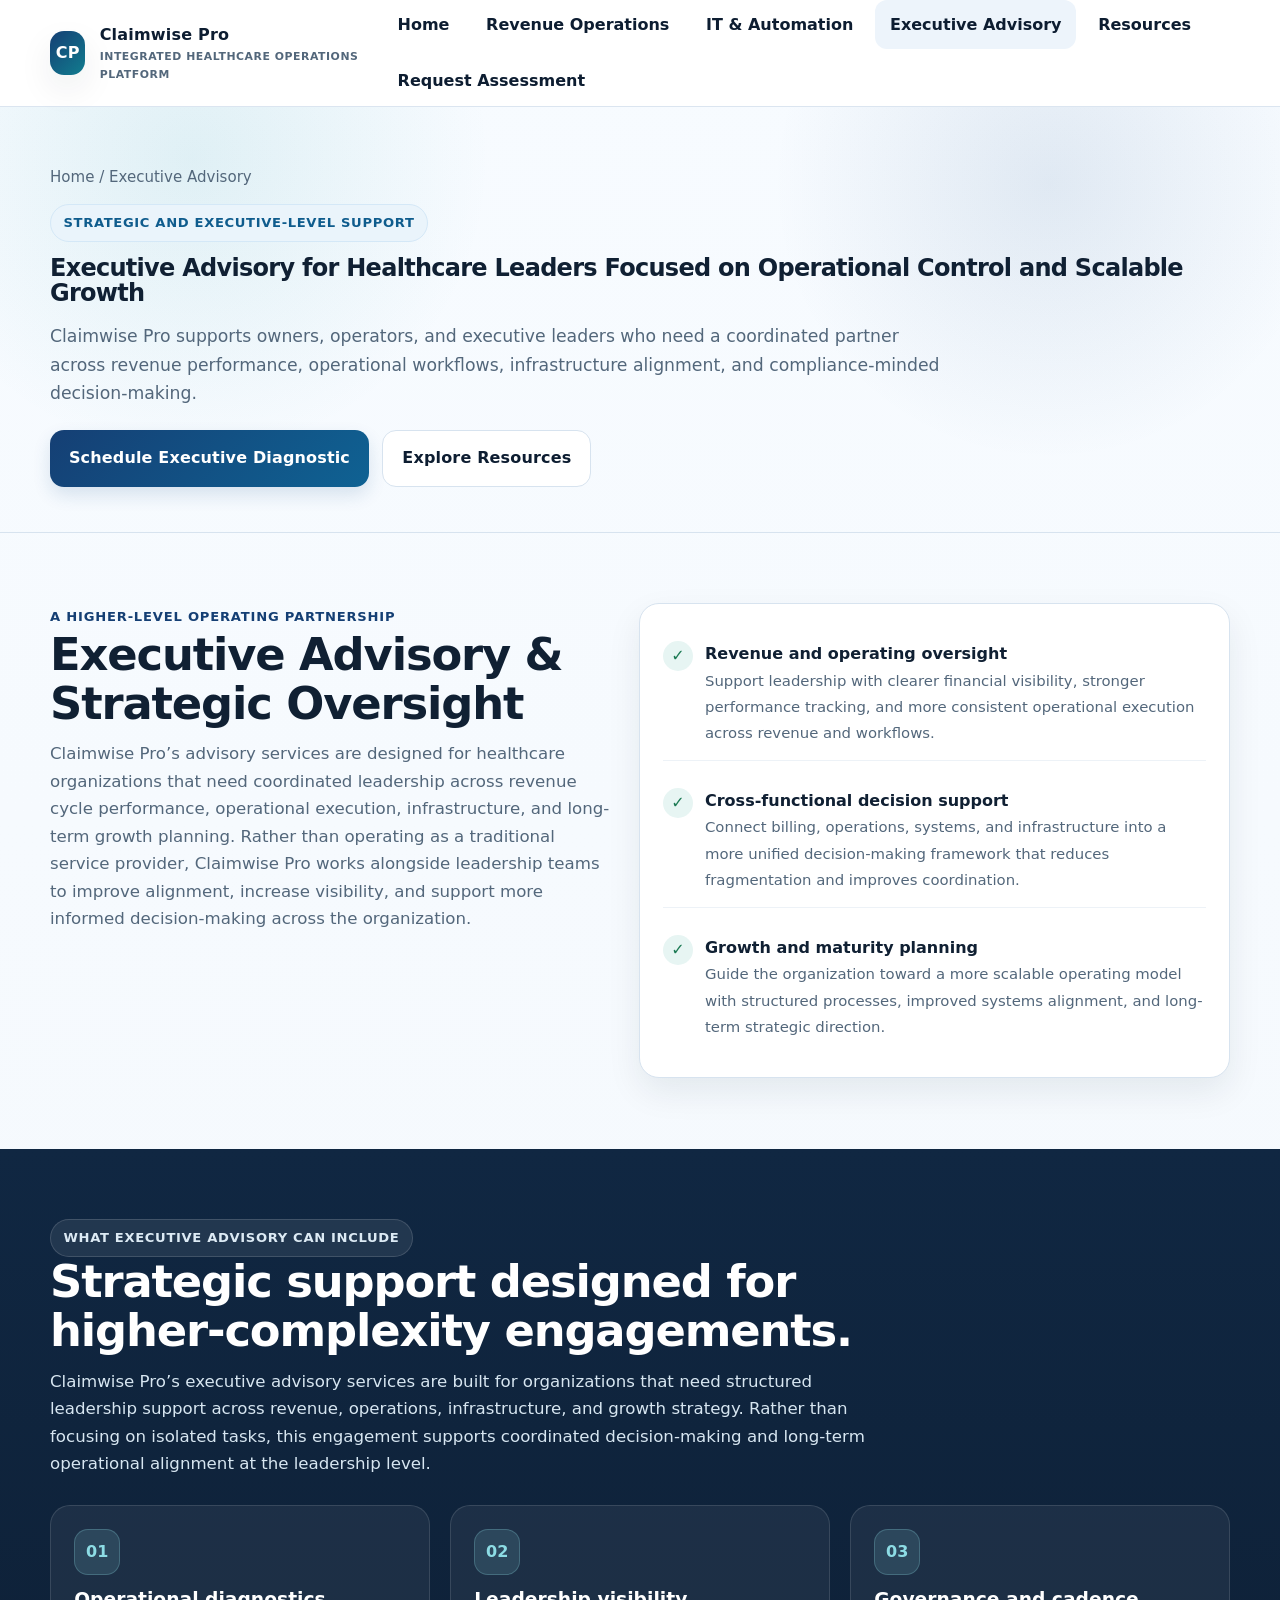
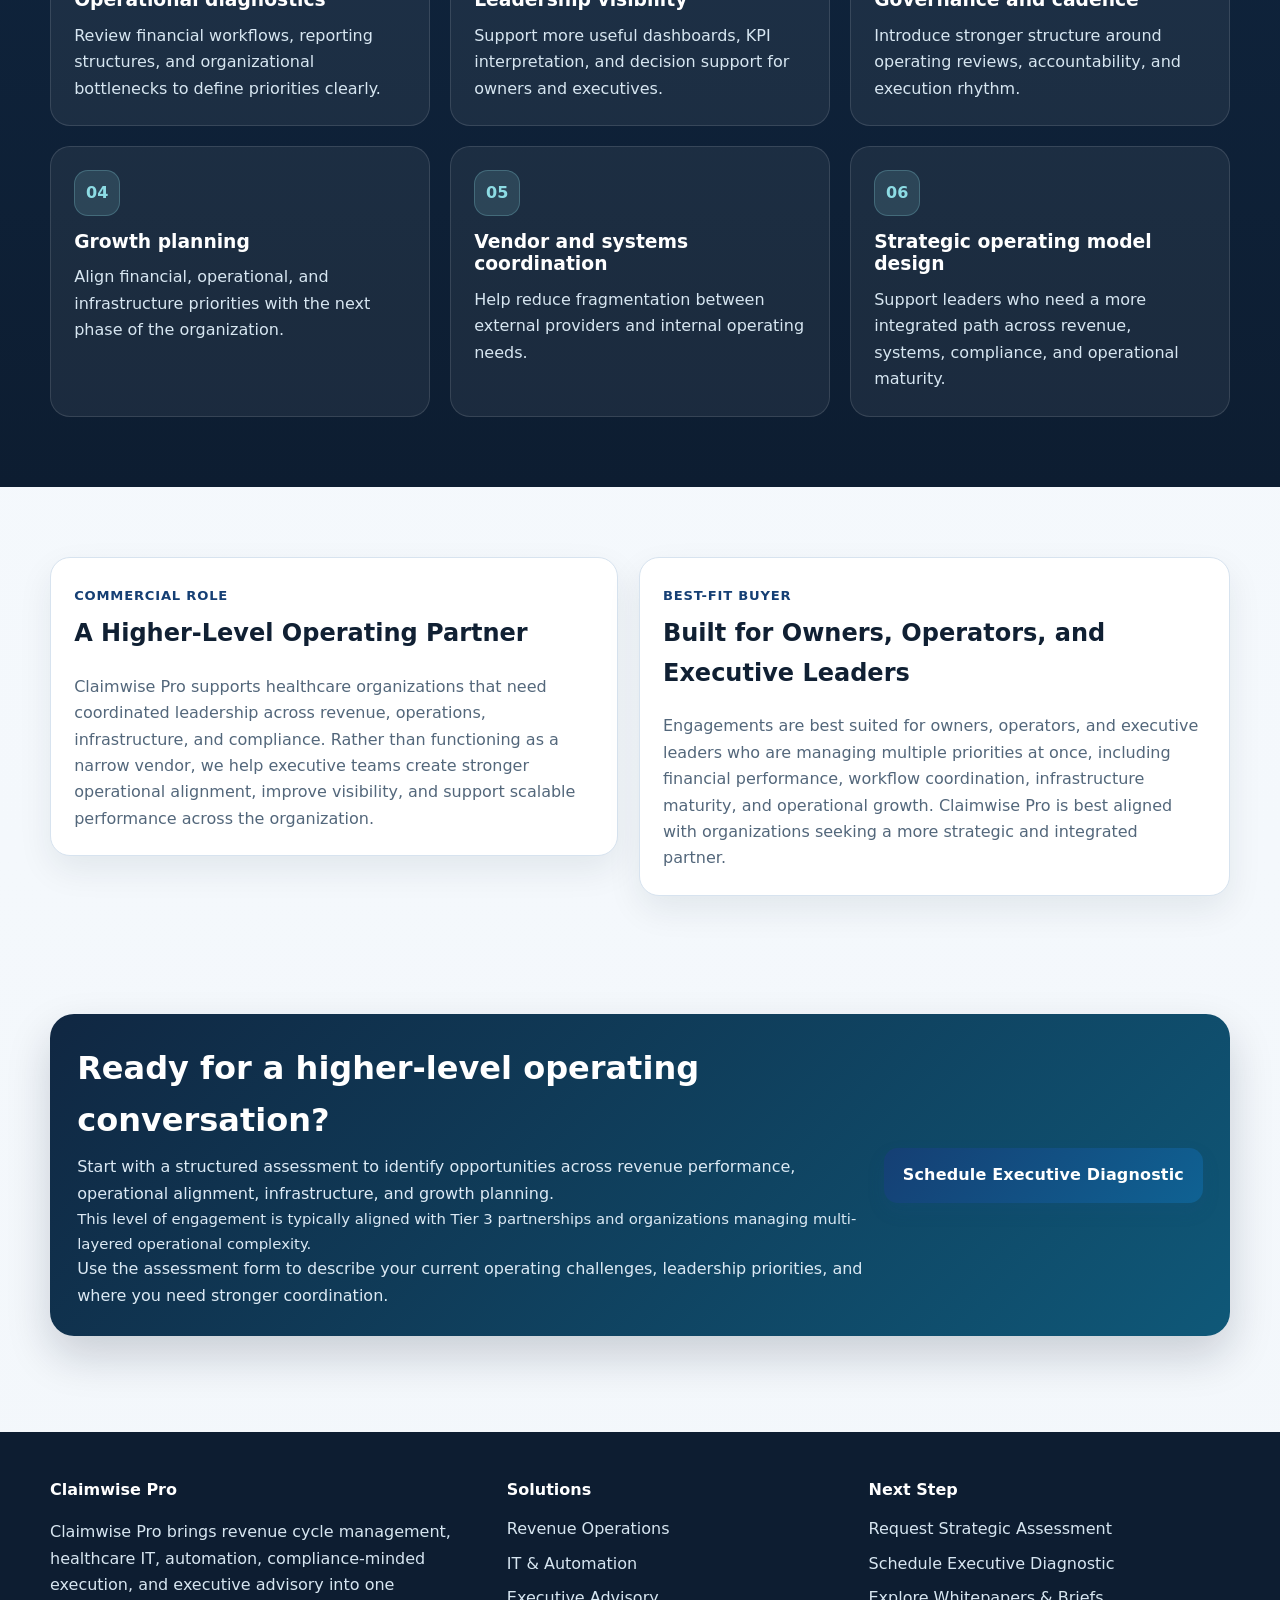
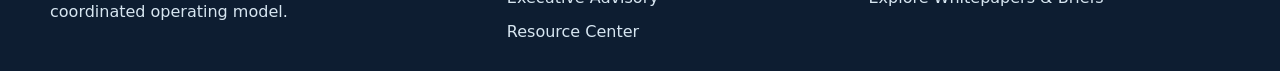
<file: claimwise_pro_site_build/practice-management/index.html>
<!doctype html>
<html lang="en">
<head>
  <meta charset="utf-8">
  <meta name="viewport" content="width=device-width,initial-scale=1">
  <title>Executive Advisory | Claimwise Pro</title>
  <meta name="description" content="Executive advisory from Claimwise Pro for healthcare leaders who need strategic support across revenue, operations, infrastructure, automation, and growth planning.">
  <link rel="canonical" href="https://www.claimwisepros.com/practice-management/">
  <meta property="og:title" content="Executive Advisory | Claimwise Pro">
  <meta property="og:description" content="Strategic healthcare advisory for leaders who need more than task execution — they need operating guidance.">
  <meta property="og:type" content="website">
  <meta property="og:url" content="https://www.claimwisepros.com/practice-management/">
  <meta name="twitter:card" content="summary_large_image">
  <link rel="stylesheet" href="../assets/styles.css">
</head>
<body>
  <header class="site-header">
    <div class="container header-inner">
      <a class="brand" href="../index.html" aria-label="Claimwise Pro home">
        <span class="brand-mark">CP</span>
        <span>
          Claimwise Pro
          <small>Integrated Healthcare Operations Platform</small>
        </span>
      </a>
      <div class="nav-wrap">
        <button class="menu-toggle" type="button" data-menu-toggle aria-expanded="false" aria-controls="site-nav">Menu</button>
        <nav class="site-nav" id="site-nav" data-site-nav aria-label="Primary navigation">
          <a class="" href="../index.html">Home</a>
          <a class="" href="../revenue-optimization/index.html">Revenue Operations</a>
          <a class="" href="../it-automation/index.html">IT &amp; Automation</a>
          <a class="active" href="../practice-management/index.html">Executive Advisory</a>
          <a class="" href="../resources/index.html">Resources</a>
          <a class="" href="../contact/index.html">Request Assessment</a>
        </nav>
      </div>
    </div>
  </header>
  <main>
    <section class="page-hero">
      <div class="container">
        <div class="breadcrumbs"><a href="../index.html">Home</a> / Executive Advisory</div>
        <span class="eyebrow">Strategic and executive-level support</span>
        <h1>Executive Advisory for Healthcare Leaders Focused on Operational Control and Scalable Growth</h1>
        <p>Claimwise Pro supports owners, operators, and executive leaders who need a coordinated partner across revenue performance, operational workflows, infrastructure alignment, and compliance-minded decision-making.</p>
        <div class="cta-stack">
          <a class="button button-primary" href="../contact/index.html">Schedule Executive Diagnostic</a>
          <a class="button button-secondary" href="../resources/index.html">Explore Resources</a>
        </div>
      </div>
    </section>

    <section class="section">
      <div class="container split">
        <div>
          <div class="section-header">
            <span class="kicker">A Higher-Level Operating Partnership</span>
            <h2>Executive Advisory & Strategic Oversight</h2>
            <p>Claimwise Pro’s advisory services are designed for healthcare organizations that need coordinated leadership across revenue cycle performance, operational execution, infrastructure, and long-term growth planning. 

Rather than operating as a traditional service provider, Claimwise Pro works alongside leadership teams to improve alignment, increase visibility, and support more informed decision-making across the organization.</p>
          </div>
        </div>
        <div class="panel">
          <ul class="list">
            <li><span class="bullet">✓</span><div><strong>Revenue and operating oversight</strong><br><span class="small">Support leadership with clearer financial visibility, stronger performance tracking, and more consistent operational execution across revenue and workflows.</span></div></li>
            <li><span class="bullet">✓</span><div><strong>Cross-functional decision support</strong><br><span class="small">Connect billing, operations, systems, and infrastructure into a more unified decision-making framework that reduces fragmentation and improves coordination.</span></div></li>
            <li><span class="bullet">✓</span><div><strong>Growth and maturity planning</strong><br><span class="small">Guide the organization toward a more scalable operating model with structured processes, improved systems alignment, and long-term strategic direction.</span></div></li>
          </ul>
        </div>
      </div>
    </section>

    <section class="section band">
      <div class="container">
        <div class="section-header">
          <span class="eyebrow">What executive advisory can include</span>
          <h2>Strategic support designed for higher-complexity engagements.</h2>
          <p>Claimwise Pro’s executive advisory services are built for organizations that need structured leadership support across revenue, operations, infrastructure, and growth strategy. Rather than focusing on isolated tasks, this engagement supports coordinated decision-making and long-term operational alignment at the leadership level.</p>
        </div>
        <div class="grid-3">
          <article class="card"><div class="icon">01</div><h3>Operational diagnostics</h3><p>Review financial workflows, reporting structures, and organizational bottlenecks to define priorities clearly.</p></article>
          <article class="card"><div class="icon">02</div><h3>Leadership visibility</h3><p>Support more useful dashboards, KPI interpretation, and decision support for owners and executives.</p></article>
          <article class="card"><div class="icon">03</div><h3>Governance and cadence</h3><p>Introduce stronger structure around operating reviews, accountability, and execution rhythm.</p></article>
          <article class="card"><div class="icon">04</div><h3>Growth planning</h3><p>Align financial, operational, and infrastructure priorities with the next phase of the organization.</p></article>
          <article class="card"><div class="icon">05</div><h3>Vendor and systems coordination</h3><p>Help reduce fragmentation between external providers and internal operating needs.</p></article>
          <article class="card"><div class="icon">06</div><h3>Strategic operating model design</h3><p>Support leaders who need a more integrated path across revenue, systems, compliance, and operational maturity.</p></article>
        </div>
      </div>
    </section>

    <section class="section">
      <div class="container split">
        <div class="panel">
          <span class="kicker">Commercial role</span>
          <h2 style="margin-top:.4rem">A Higher-Level Operating Partner</h2>
          <p>Claimwise Pro supports healthcare organizations that need coordinated leadership across revenue, operations, infrastructure, and compliance. Rather than functioning as a narrow vendor, we help executive teams create stronger operational alignment, improve visibility, and support scalable performance across the organization.</p>
        </div>
        <div class="panel">
          <span class="kicker">Best-fit buyer</span>
          <h2 style="margin-top:.4rem">Built for Owners, Operators, and Executive Leaders</h2>
          <p>Engagements are best suited for owners, operators, and executive leaders who are managing multiple priorities at once, including financial performance, workflow coordination, infrastructure maturity, and operational growth. Claimwise Pro is best aligned with organizations seeking a more strategic and integrated partner.</p>
        </div>
      </div>
    </section>

    <section class="section section-tight">
      <div class="container">
        <div class="callout">
          <div>
            <h3>Ready for a higher-level operating conversation?</h3>
	    <p>Start with a structured assessment to identify opportunities across revenue performance, operational alignment, infrastructure, and growth planning.</p>
	    <p class="small">This level of engagement is typically aligned with Tier 3 partnerships and organizations managing multi-layered operational complexity.</p>
            <p>Use the assessment form to describe your current operating challenges, leadership priorities, and where you need stronger coordination.</p>
          </div>
          <a class="button button-primary" href="../contact/index.html">Schedule Executive Diagnostic</a>
        </div>
      </div>
    </section>
  </main>
  <footer class="site-footer">
    <div class="container">
      <div class="footer-grid">
        <div>
          <h4>Claimwise Pro</h4>
          <p>Claimwise Pro brings revenue cycle management, healthcare IT, automation, compliance-minded execution, and executive advisory into one coordinated operating model.</p>
        </div>
        <div>
          <h4>Solutions</h4>
          <ul>
            <li><a href="../revenue-optimization/index.html">Revenue Operations</a></li>
            <li><a href="../it-automation/index.html">IT &amp; Automation</a></li>
            <li><a href="../practice-management/index.html">Executive Advisory</a></li>
            <li><a href="../resources/index.html">Resource Center</a></li>
          </ul>
        </div>
        <div>
          <h4>Next Step</h4>
          <ul>
            <li><a href="../contact/index.html">Request Strategic Assessment</a></li>
            <li><a href="../contact/index.html">Schedule Executive Diagnostic</a></li>
            <li><a href="../resources/index.html">Explore Whitepapers &amp; Briefs</a></li>
          </ul>
        </div>
      </div>
    </div>
  </footer>
  <script src="../assets/script.js"></script>
</body>
</html>
</file>
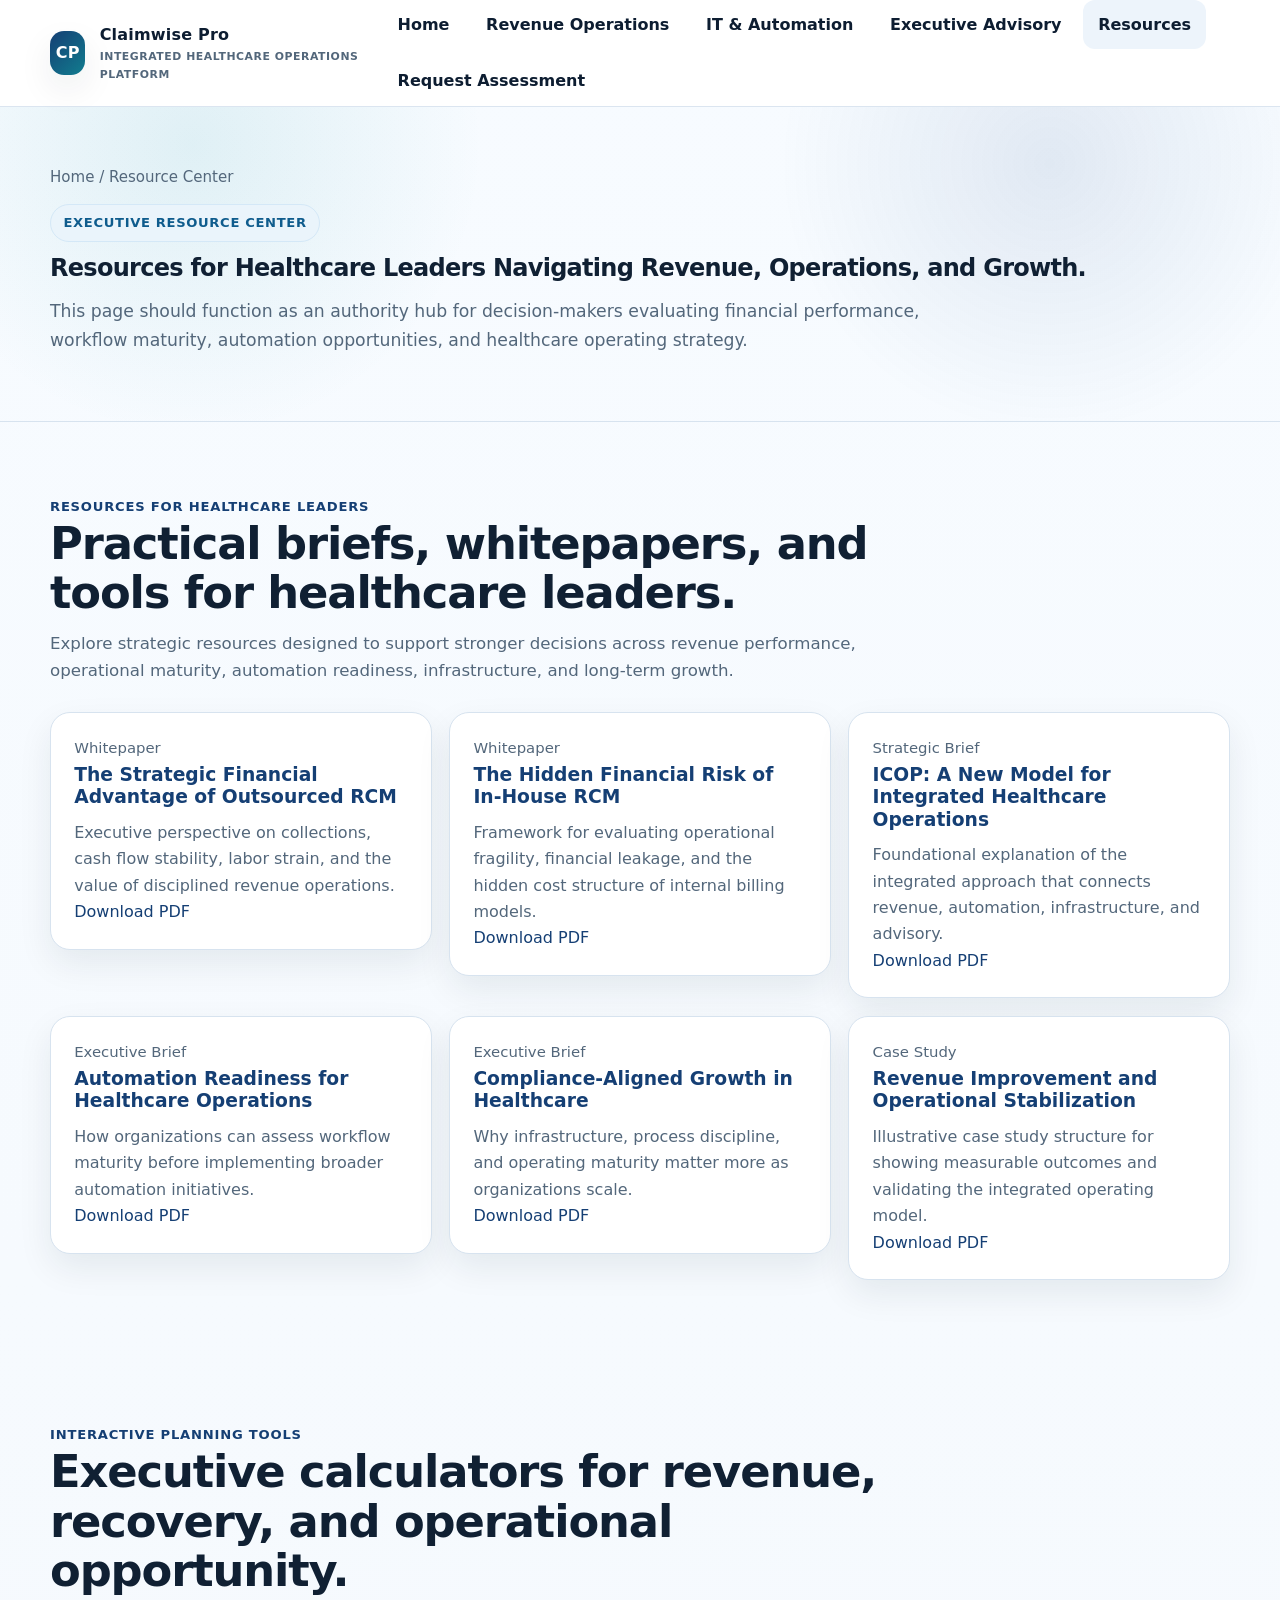
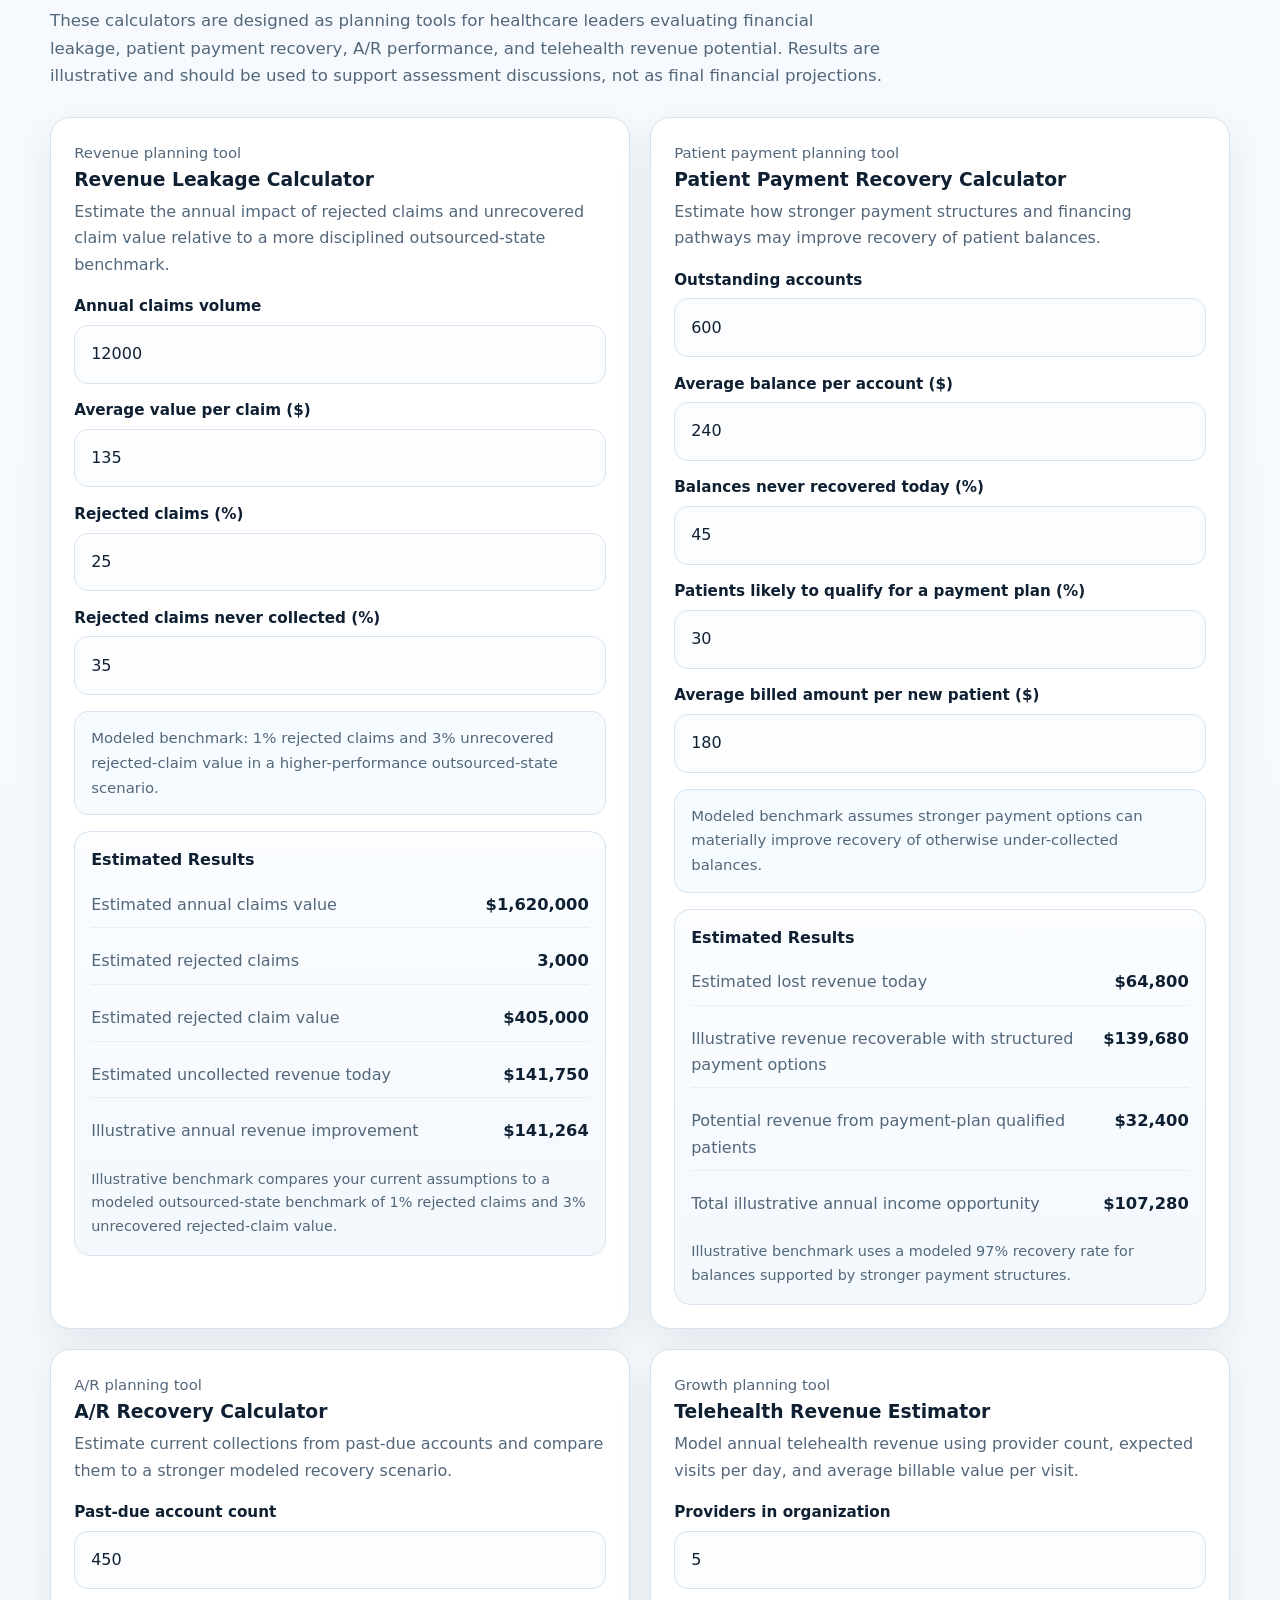
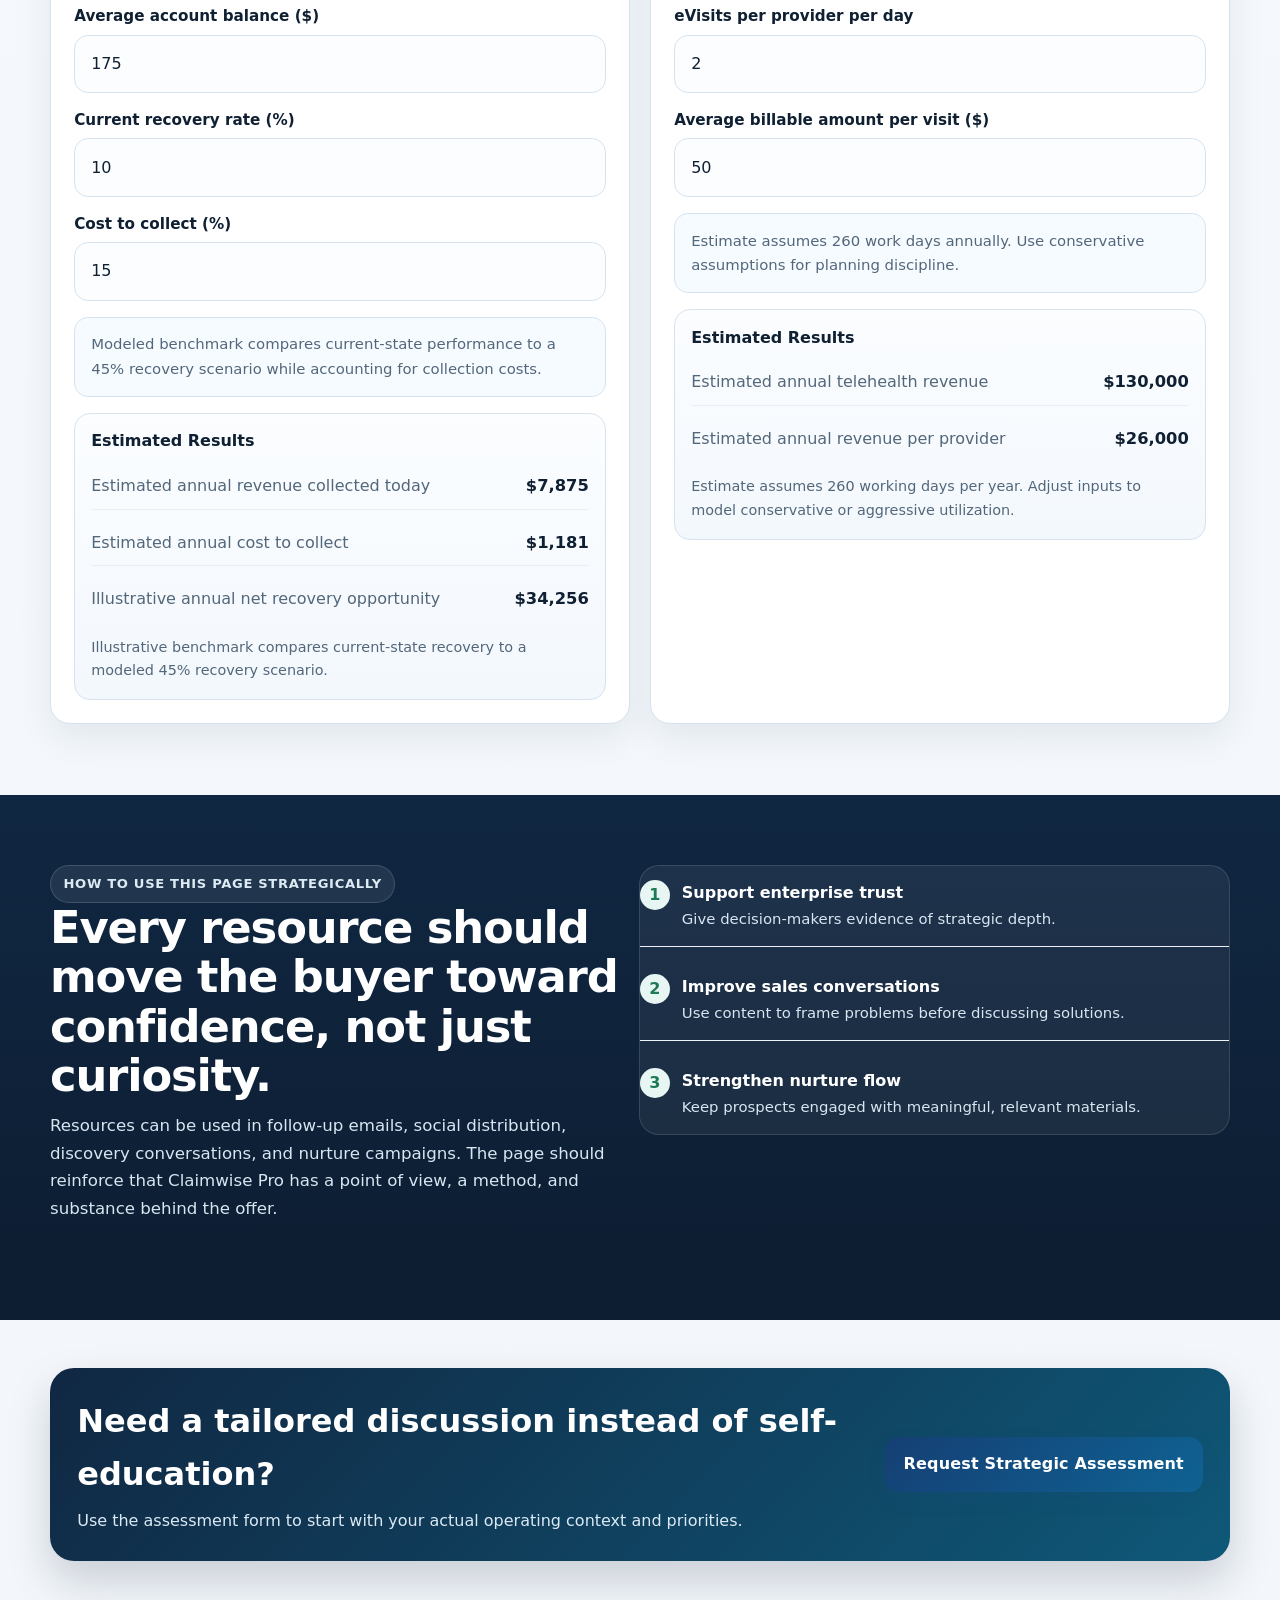
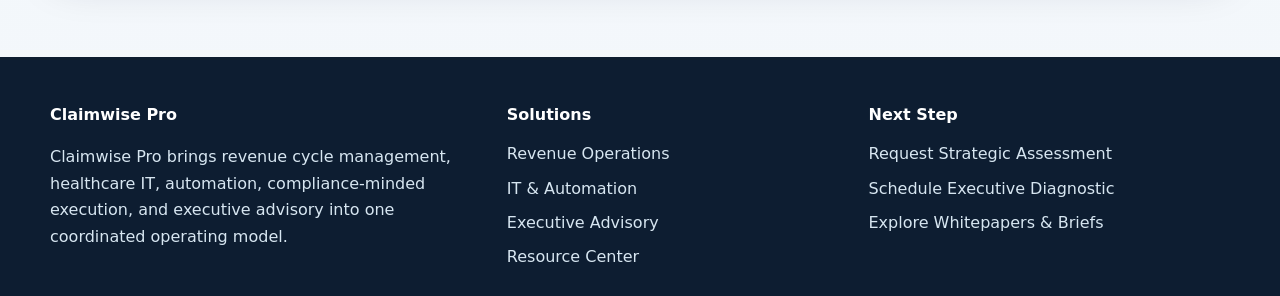
<file: claimwise_pro_site_build/resources/index.html>
<!doctype html>
<html lang="en">
<head>
  <meta charset="utf-8">
  <meta name="viewport" content="width=device-width,initial-scale=1">
  <title>Resource Center | Claimwise Pro</title>
  <meta name="description" content="Explore Claimwise Pro whitepapers, executive briefs, and strategic resources focused on healthcare revenue, operations, automation, and compliance-minded growth.">
  <link rel="canonical" href="https://www.claimwisepros.com/resources/">
  <meta property="og:title" content="Resource Center | Claimwise Pro">
  <meta property="og:description" content="Executive resources for healthcare leaders focused on revenue performance, operational maturity, automation, and strategic growth.">
  <meta property="og:type" content="website">
  <meta property="og:url" content="https://www.claimwisepros.com/resources/">
  <meta name="twitter:card" content="summary_large_image">
  <link rel="stylesheet" href="../assets/styles.css">
</head>
<body>
  <header class="site-header">
    <div class="container header-inner">
      <a class="brand" href="../index.html" aria-label="Claimwise Pro home">
        <span class="brand-mark">CP</span>
        <span>
          Claimwise Pro
          <small>Integrated Healthcare Operations Platform</small>
        </span>
      </a>
      <div class="nav-wrap">
        <button class="menu-toggle" type="button" data-menu-toggle aria-expanded="false" aria-controls="site-nav">Menu</button>
        <nav class="site-nav" id="site-nav" data-site-nav aria-label="Primary navigation">
          <a class="" href="../index.html">Home</a>
          <a class="" href="../revenue-optimization/index.html">Revenue Operations</a>
          <a class="" href="../it-automation/index.html">IT &amp; Automation</a>
          <a class="" href="../practice-management/index.html">Executive Advisory</a>
          <a class="active" href="../resources/index.html">Resources</a>
          <a class="" href="../contact/index.html">Request Assessment</a>
        </nav>
      </div>
    </div>
  </header>
  <main>
    <section class="page-hero">
      <div class="container">
        <div class="breadcrumbs"><a href="../index.html">Home</a> / Resource Center</div>
        <span class="eyebrow">Executive resource center</span>
        <h1>Resources for Healthcare Leaders Navigating Revenue, Operations, and Growth.</h1>
        <p>This page should function as an authority hub for decision-makers evaluating financial performance, workflow maturity, automation opportunities, and healthcare operating strategy.</p>
      </div>
    </section>

    <section class="section">
      <div class="container">
        <div class="section-header">
          <span class="kicker">Resources for healthcare leaders</span>
          <h2>Practical briefs, whitepapers, and tools for healthcare leaders.</h2>
          <p>Explore strategic resources designed to support stronger decisions across revenue performance, operational maturity, automation readiness, infrastructure, and long-term growth.</p>
        </div>
        <div class="resource-grid">
  <a class="resource-card-link" href="../assets/pdfs/strategic-financial-advantage-outsourced-rcm.pdf" download>
    <article class="card resource-card">
      <div class="small">Whitepaper</div>
      <h3>The Strategic Financial Advantage of Outsourced RCM</h3>
      <p>Executive perspective on collections, cash flow stability, labor strain, and the value of disciplined revenue operations.</p>
      <span class="resource-download">Download PDF</span>
    </article>
  </a>

  <a class="resource-card-link" href="../assets/pdfs/hidden-financial-risk-in-house-rcm.pdf" download>
    <article class="card resource-card">
      <div class="small">Whitepaper</div>
      <h3>The Hidden Financial Risk of In-House RCM</h3>
      <p>Framework for evaluating operational fragility, financial leakage, and the hidden cost structure of internal billing models.</p>
      <span class="resource-download">Download PDF</span>
    </article>
  </a>

  <a class="resource-card-link" href="../assets/pdfs/icop-integrated-healthcare-operations.pdf" download>
    <article class="card resource-card">
      <div class="small">Strategic Brief</div>
      <h3>ICOP: A New Model for Integrated Healthcare Operations</h3>
      <p>Foundational explanation of the integrated approach that connects revenue, automation, infrastructure, and advisory.</p>
      <span class="resource-download">Download PDF</span>
    </article>
  </a>

  <a class="resource-card-link" href="../assets/pdfs/automation-readiness-healthcare-operations.pdf" download>
    <article class="card resource-card">
      <div class="small">Executive Brief</div>
      <h3>Automation Readiness for Healthcare Operations</h3>
      <p>How organizations can assess workflow maturity before implementing broader automation initiatives.</p>
      <span class="resource-download">Download PDF</span>
    </article>
  </a>

  <a class="resource-card-link" href="../assets/pdfs/compliance-aligned-growth-healthcare.pdf" download>
    <article class="card resource-card">
      <div class="small">Executive Brief</div>
      <h3>Compliance-Aligned Growth in Healthcare</h3>
      <p>Why infrastructure, process discipline, and operating maturity matter more as organizations scale.</p>
      <span class="resource-download">Download PDF</span>
    </article>
  </a>

  <a class="resource-card-link" href="../assets/pdfs/revenue-improvement-operational-stabilization.pdf" download>
    <article class="card resource-card">
      <div class="small">Case Study</div>
      <h3>Revenue Improvement and Operational Stabilization</h3>
      <p>Illustrative case study structure for showing measurable outcomes and validating the integrated operating model.</p>
      <span class="resource-download">Download PDF</span>
    </article>
  </a>
</div>
    </section>



    <section class="section">
      <div class="container">
        <div class="section-header">
          <span class="kicker">Interactive planning tools</span>
          <h2>Executive calculators for revenue, recovery, and operational opportunity.</h2>
          <p>These calculators are designed as planning tools for healthcare leaders evaluating financial leakage, patient payment recovery, A/R performance, and telehealth revenue potential. Results are illustrative and should be used to support assessment discussions, not as final financial projections.</p>
        </div>
        <div class="calculator-grid">
          <article class="card calculator-card">
            <div class="small">Revenue planning tool</div>
            <h3>Revenue Leakage Calculator</h3>
            <p class="small-intro">Estimate the annual impact of rejected claims and unrecovered claim value relative to a more disciplined outsourced-state benchmark.</p>
            <form class="calc-form" data-calculator="revenue-leakage">
              <div class="field"><label>Annual claims volume</label><input type="number" name="claimsVolume" value="12000" min="0" step="1"></div>
              <div class="field"><label>Average value per claim ($)</label><input type="number" name="avgClaim" value="135" min="0" step="0.01"></div>
              <div class="field"><label>Rejected claims (%)</label><input type="number" name="rejectPct" value="25" min="0" max="100" step="0.1"></div>
              <div class="field"><label>Rejected claims never collected (%)</label><input type="number" name="neverCollectedPct" value="35" min="0" max="100" step="0.1"></div>
            </form>
            <div class="calc-assumption">Modeled benchmark: 1% rejected claims and 3% unrecovered rejected-claim value in a higher-performance outsourced-state scenario.</div>
            <div class="calc-results" data-calculator-output="revenue-leakage"></div>
          </article>

          <article class="card calculator-card">
            <div class="small">Patient payment planning tool</div>
            <h3>Patient Payment Recovery Calculator</h3>
            <p class="small-intro">Estimate how stronger payment structures and financing pathways may improve recovery of patient balances.</p>
            <form class="calc-form" data-calculator="patient-payment">
              <div class="field"><label>Outstanding accounts</label><input type="number" name="outstandingAccounts" value="600" min="0" step="1"></div>
              <div class="field"><label>Average balance per account ($)</label><input type="number" name="avgBalance" value="240" min="0" step="0.01"></div>
              <div class="field"><label>Balances never recovered today (%)</label><input type="number" name="neverRecoveredPct" value="45" min="0" max="100" step="0.1"></div>
              <div class="field"><label>Patients likely to qualify for a payment plan (%)</label><input type="number" name="paymentPlanPct" value="30" min="0" max="100" step="0.1"></div>
              <div class="field"><label>Average billed amount per new patient ($)</label><input type="number" name="avgNewPatientBill" value="180" min="0" step="0.01"></div>
            </form>
            <div class="calc-assumption">Modeled benchmark assumes stronger payment options can materially improve recovery of otherwise under-collected balances.</div>
            <div class="calc-results" data-calculator-output="patient-payment"></div>
          </article>

          <article class="card calculator-card">
            <div class="small">A/R planning tool</div>
            <h3>A/R Recovery Calculator</h3>
            <p class="small-intro">Estimate current collections from past-due accounts and compare them to a stronger modeled recovery scenario.</p>
            <form class="calc-form" data-calculator="ar-recovery">
              <div class="field"><label>Past-due account count</label><input type="number" name="pastDueAccounts" value="450" min="0" step="1"></div>
              <div class="field"><label>Average account balance ($)</label><input type="number" name="avgBalance" value="175" min="0" step="0.01"></div>
              <div class="field"><label>Current recovery rate (%)</label><input type="number" name="recoveryPct" value="10" min="0" max="100" step="0.1"></div>
              <div class="field"><label>Cost to collect (%)</label><input type="number" name="collectionCostPct" value="15" min="0" max="100" step="0.1"></div>
            </form>
            <div class="calc-assumption">Modeled benchmark compares current-state performance to a 45% recovery scenario while accounting for collection costs.</div>
            <div class="calc-results" data-calculator-output="ar-recovery"></div>
          </article>

          <article class="card calculator-card">
            <div class="small">Growth planning tool</div>
            <h3>Telehealth Revenue Estimator</h3>
            <p class="small-intro">Model annual telehealth revenue using provider count, expected visits per day, and average billable value per visit.</p>
            <form class="calc-form" data-calculator="telehealth">
              <div class="field"><label>Providers in organization</label><input type="number" name="providers" value="5" min="0" step="1"></div>
              <div class="field"><label>eVisits per provider per day</label><input type="number" name="visitsPerDay" value="2" min="0" step="0.1"></div>
              <div class="field"><label>Average billable amount per visit ($)</label><input type="number" name="billPerVisit" value="50" min="0" step="0.01"></div>
            </form>
            <div class="calc-assumption">Estimate assumes 260 work days annually. Use conservative assumptions for planning discipline.</div>
            <div class="calc-results" data-calculator-output="telehealth"></div>
          </article>
        </div>
      </div>
    </section>

    <section class="section band">
      <div class="container split">
        <div>
          <div class="section-header">
            <span class="eyebrow">How to use this page strategically</span>
            <h2>Every resource should move the buyer toward confidence, not just curiosity.</h2>
            <p>Resources can be used in follow-up emails, social distribution, discovery conversations, and nurture campaigns. The page should reinforce that Claimwise Pro has a point of view, a method, and substance behind the offer.</p>
          </div>
        </div>
        <div class="band-card">
          <ul class="list">
            <li><span class="bullet">1</span><div><strong>Support enterprise trust</strong><br><span class="small" style="color:#d7e6f1">Give decision-makers evidence of strategic depth.</span></div></li>
            <li><span class="bullet">2</span><div><strong>Improve sales conversations</strong><br><span class="small" style="color:#d7e6f1">Use content to frame problems before discussing solutions.</span></div></li>
            <li><span class="bullet">3</span><div><strong>Strengthen nurture flow</strong><br><span class="small" style="color:#d7e6f1">Keep prospects engaged with meaningful, relevant materials.</span></div></li>
          </ul>
        </div>
      </div>
    </section>

    <section class="section section-tight">
      <div class="container">
        <div class="callout">
          <div>
            <h3>Need a tailored discussion instead of self-education?</h3>
            <p>Use the assessment form to start with your actual operating context and priorities.</p>
          </div>
          <a class="button button-primary" href="../contact/index.html">Request Strategic Assessment</a>
        </div>
      </div>
    </section>
  </main>
  <footer class="site-footer">
    <div class="container">
      <div class="footer-grid">
        <div>
          <h4>Claimwise Pro</h4>
          <p>Claimwise Pro brings revenue cycle management, healthcare IT, automation, compliance-minded execution, and executive advisory into one coordinated operating model.</p>
        </div>
        <div>
          <h4>Solutions</h4>
          <ul>
            <li><a href="../revenue-optimization/index.html">Revenue Operations</a></li>
            <li><a href="../it-automation/index.html">IT &amp; Automation</a></li>
            <li><a href="../practice-management/index.html">Executive Advisory</a></li>
            <li><a href="../resources/index.html">Resource Center</a></li>
          </ul>
        </div>
        <div>
          <h4>Next Step</h4>
          <ul>
            <li><a href="../contact/index.html">Request Strategic Assessment</a></li>
            <li><a href="../contact/index.html">Schedule Executive Diagnostic</a></li>
            <li><a href="../resources/index.html">Explore Whitepapers &amp; Briefs</a></li>
          </ul>
        </div>
      </div>
    </div>
  </footer>
  <script src="../assets/script.js"></script>
</body>
</html>
</file>
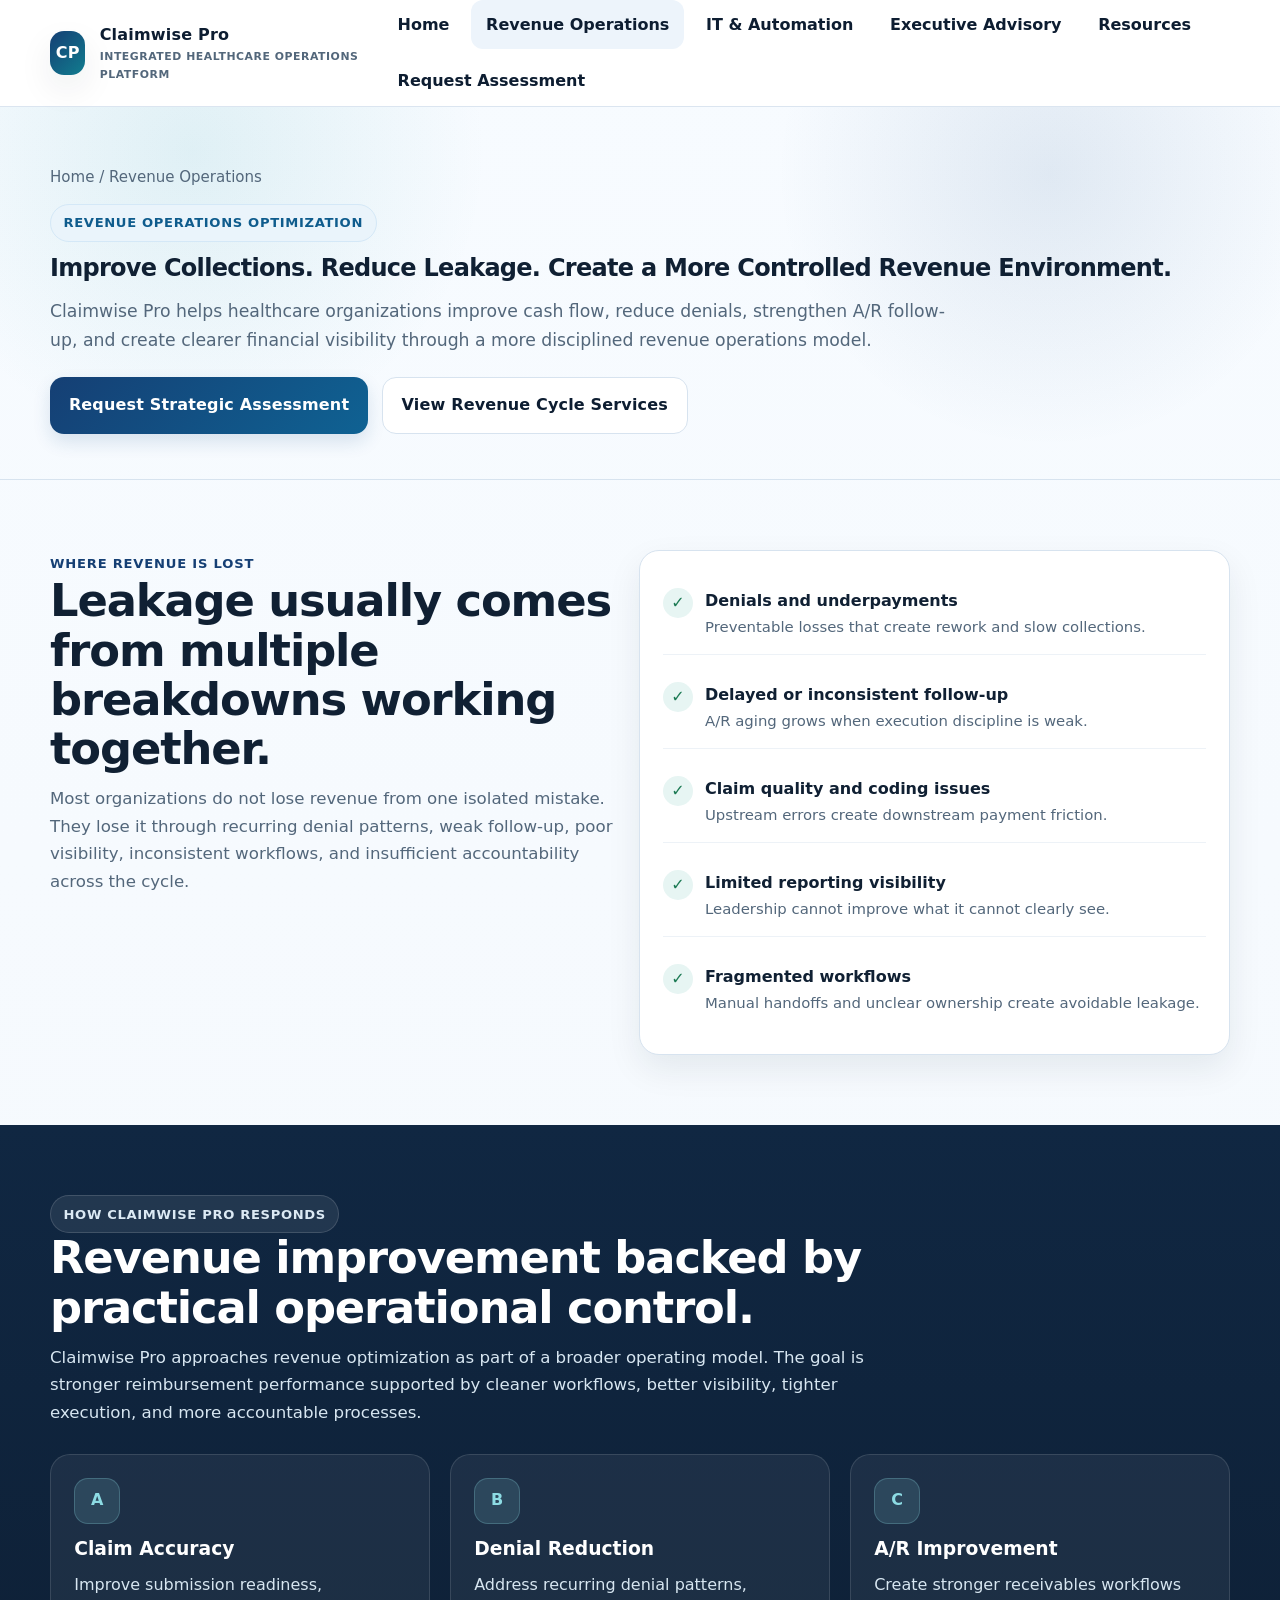
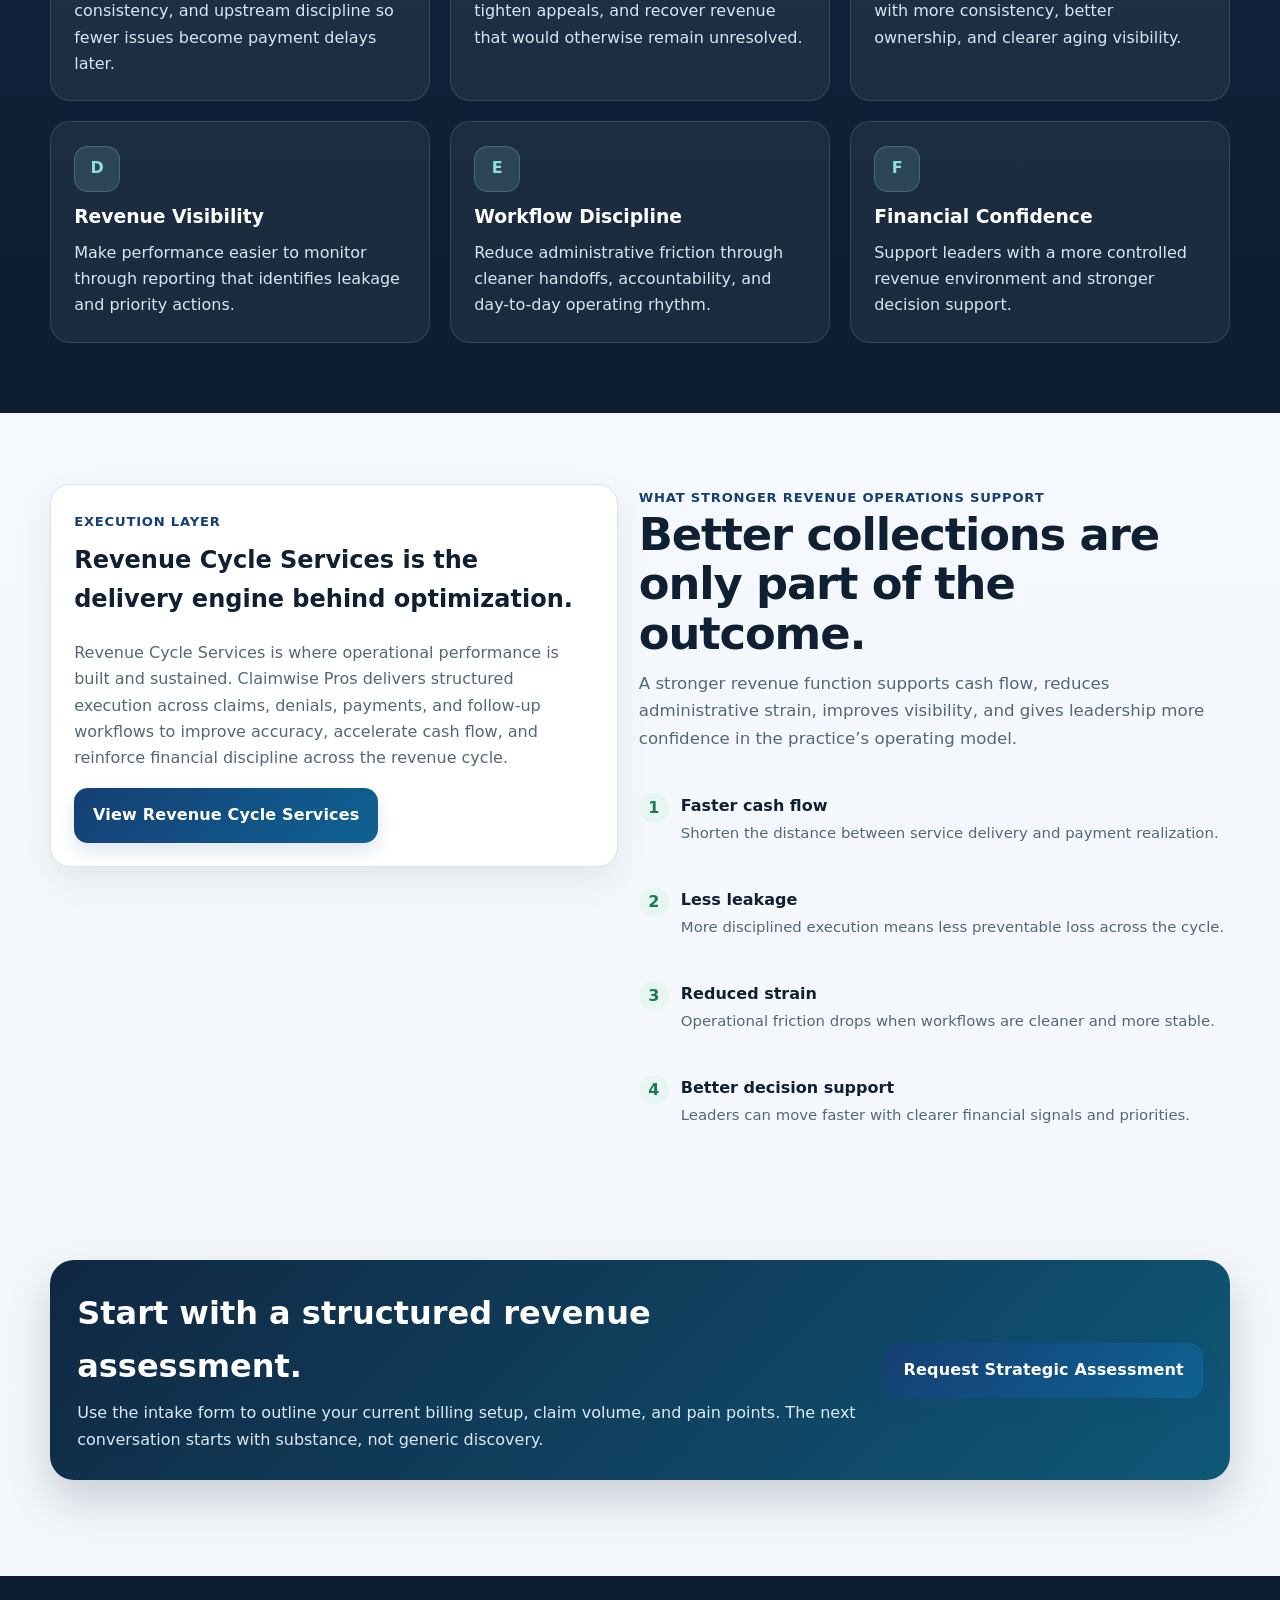
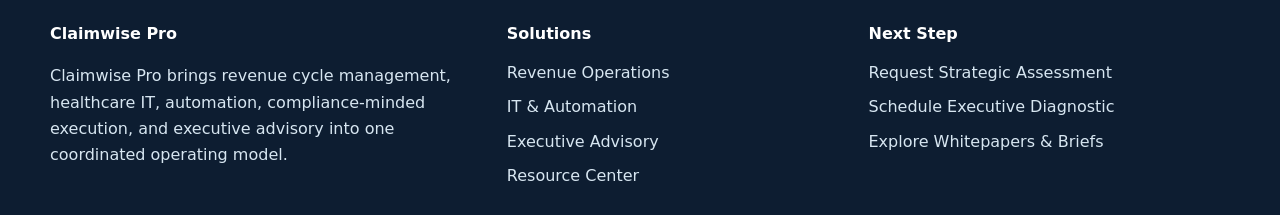
<file: claimwise_pro_site_build/revenue-optimization/index.html>
<!doctype html>
<html lang="en">
<head>
  <meta charset="utf-8">
  <meta name="viewport" content="width=device-width,initial-scale=1">
  <title>Revenue Operations Optimization | Claimwise Pro</title>
  <meta name="description" content="Claimwise Pro helps healthcare organizations improve collections, reduce denials, tighten follow-up, and strengthen revenue visibility through integrated revenue operations optimization.">
  <link rel="canonical" href="https://www.claimwisepros.com/revenue-optimization/">
  <meta property="og:title" content="Revenue Operations Optimization | Claimwise Pro">
  <meta property="og:description" content="Revenue operations optimization for healthcare organizations that need stronger cash flow, cleaner workflows, and tighter control over financial performance.">
  <meta property="og:type" content="website">
  <meta property="og:url" content="https://www.claimwisepros.com/revenue-optimization/">
  <meta name="twitter:card" content="summary_large_image">
  <link rel="stylesheet" href="../assets/styles.css">
</head>
<body>
  <header class="site-header">
    <div class="container header-inner">
      <a class="brand" href="../index.html" aria-label="Claimwise Pro home">
        <span class="brand-mark">CP</span>
        <span>
          Claimwise Pro
          <small>Integrated Healthcare Operations Platform</small>
        </span>
      </a>
      <div class="nav-wrap">
        <button class="menu-toggle" type="button" data-menu-toggle aria-expanded="false" aria-controls="site-nav">Menu</button>
        <nav class="site-nav" id="site-nav" data-site-nav aria-label="Primary navigation">
          <a class="" href="../index.html">Home</a>
          <a class="active" href="../revenue-optimization/index.html">Revenue Operations</a>
          <a class="" href="../it-automation/index.html">IT &amp; Automation</a>
          <a class="" href="../practice-management/index.html">Executive Advisory</a>
          <a class="" href="../resources/index.html">Resources</a>
          <a class="" href="../contact/index.html">Request Assessment</a>
        </nav>
      </div>
    </div>
  </header>
  <main>
    <section class="page-hero">
      <div class="container">
        <div class="breadcrumbs"><a href="../index.html">Home</a> / Revenue Operations</div>
        <span class="eyebrow">Revenue operations optimization</span>
        <h1>Improve Collections. Reduce Leakage. Create a More Controlled Revenue Environment.</h1>
        <p>Claimwise Pro helps healthcare organizations improve cash flow, reduce denials, strengthen A/R follow-up, and create clearer financial visibility through a more disciplined revenue operations model.</p>
        <div class="cta-stack">
          <a class="button button-primary" href="../contact/index.html">Request Strategic Assessment</a>
          <a class="button button-secondary" href="revenue-cycle-services/index.html">View Revenue Cycle Services</a>
        </div>
      </div>
    </section>

    <section class="section">
      <div class="container split">
        <div>
          <div class="section-header">
            <span class="kicker">Where revenue is lost</span>
            <h2>Leakage usually comes from multiple breakdowns working together.</h2>
            <p>Most organizations do not lose revenue from one isolated mistake. They lose it through recurring denial patterns, weak follow-up, poor visibility, inconsistent workflows, and insufficient accountability across the cycle.</p>
          </div>
        </div>
        <div class="panel">
          <ul class="list">
            <li><span class="bullet">✓</span><div><strong>Denials and underpayments</strong><br><span class="small">Preventable losses that create rework and slow collections.</span></div></li>
            <li><span class="bullet">✓</span><div><strong>Delayed or inconsistent follow-up</strong><br><span class="small">A/R aging grows when execution discipline is weak.</span></div></li>
            <li><span class="bullet">✓</span><div><strong>Claim quality and coding issues</strong><br><span class="small">Upstream errors create downstream payment friction.</span></div></li>
            <li><span class="bullet">✓</span><div><strong>Limited reporting visibility</strong><br><span class="small">Leadership cannot improve what it cannot clearly see.</span></div></li>
            <li><span class="bullet">✓</span><div><strong>Fragmented workflows</strong><br><span class="small">Manual handoffs and unclear ownership create avoidable leakage.</span></div></li>
          </ul>
        </div>
      </div>
    </section>

    <section class="section band">
      <div class="container">
        <div class="section-header">
          <span class="eyebrow">How Claimwise Pro responds</span>
          <h2>Revenue improvement backed by practical operational control.</h2>
          <p>Claimwise Pro approaches revenue optimization as part of a broader operating model. The goal is stronger reimbursement performance supported by cleaner workflows, better visibility, tighter execution, and more accountable processes.</p>
        </div>
        <div class="grid-3">
          <article class="card"><div class="icon">A</div><h3>Claim Accuracy</h3><p>Improve submission readiness, consistency, and upstream discipline so fewer issues become payment delays later.</p></article>
          <article class="card"><div class="icon">B</div><h3>Denial Reduction</h3><p>Address recurring denial patterns, tighten appeals, and recover revenue that would otherwise remain unresolved.</p></article>
          <article class="card"><div class="icon">C</div><h3>A/R Improvement</h3><p>Create stronger receivables workflows with more consistency, better ownership, and clearer aging visibility.</p></article>
          <article class="card"><div class="icon">D</div><h3>Revenue Visibility</h3><p>Make performance easier to monitor through reporting that identifies leakage and priority actions.</p></article>
          <article class="card"><div class="icon">E</div><h3>Workflow Discipline</h3><p>Reduce administrative friction through cleaner handoffs, accountability, and day-to-day operating rhythm.</p></article>
          <article class="card"><div class="icon">F</div><h3>Financial Confidence</h3><p>Support leaders with a more controlled revenue environment and stronger decision support.</p></article>
        </div>
      </div>
    </section>

    <section class="section">
      <div class="container split">
        <div class="panel">
          <span class="kicker">Execution layer</span>
          <h2 style="margin-top:.4rem">Revenue Cycle Services is the delivery engine behind optimization.</h2>
          <p>Revenue Cycle Services is where operational performance is built and sustained.  Claimwise Pros delivers structured execution across claims, denials, payments, and follow-up workflows to improve accuracy, accelerate cash flow, and reinforce financial discipline across the revenue cycle.</p>
          <p style="margin-top:1rem"><a class="button button-primary" href="revenue-cycle-services/index.html">View Revenue Cycle Services</a></p>
        </div>
        <div>
          <div class="section-header">
            <span class="kicker">What stronger revenue operations support</span>
            <h2>Better collections are only part of the outcome.</h2>
            <p>A stronger revenue function supports cash flow, reduces administrative strain, improves visibility, and gives leadership more confidence in the practice’s operating model.</p>
          </div>
          <ul class="list">
            <li><span class="bullet">1</span><div><strong>Faster cash flow</strong><br><span class="small">Shorten the distance between service delivery and payment realization.</span></div></li>
            <li><span class="bullet">2</span><div><strong>Less leakage</strong><br><span class="small">More disciplined execution means less preventable loss across the cycle.</span></div></li>
            <li><span class="bullet">3</span><div><strong>Reduced strain</strong><br><span class="small">Operational friction drops when workflows are cleaner and more stable.</span></div></li>
            <li><span class="bullet">4</span><div><strong>Better decision support</strong><br><span class="small">Leaders can move faster with clearer financial signals and priorities.</span></div></li>
          </ul>
        </div>
      </div>
    </section>

    <section class="section section-tight">
      <div class="container">
        <div class="callout">
          <div>
            <h3>Start with a structured revenue assessment.</h3>
            <p>Use the intake form to outline your current billing setup, claim volume, and pain points. The next conversation starts with substance, not generic discovery.</p>
          </div>
          <a class="button button-primary" href="../contact/index.html">Request Strategic Assessment</a>
        </div>
      </div>
    </section>
  </main>
  <footer class="site-footer">
    <div class="container">
      <div class="footer-grid">
        <div>
          <h4>Claimwise Pro</h4>
          <p>Claimwise Pro brings revenue cycle management, healthcare IT, automation, compliance-minded execution, and executive advisory into one coordinated operating model.</p>
        </div>
        <div>
          <h4>Solutions</h4>
          <ul>
            <li><a href="../revenue-optimization/index.html">Revenue Operations</a></li>
            <li><a href="../it-automation/index.html">IT &amp; Automation</a></li>
            <li><a href="../practice-management/index.html">Executive Advisory</a></li>
            <li><a href="../resources/index.html">Resource Center</a></li>
          </ul>
        </div>
        <div>
          <h4>Next Step</h4>
          <ul>
            <li><a href="../contact/index.html">Request Strategic Assessment</a></li>
            <li><a href="../contact/index.html">Schedule Executive Diagnostic</a></li>
            <li><a href="../resources/index.html">Explore Whitepapers &amp; Briefs</a></li>
          </ul>
        </div>
      </div>
    </div>
  </footer>
  <script src="../assets/script.js"></script>
</body>
</html>
</file>
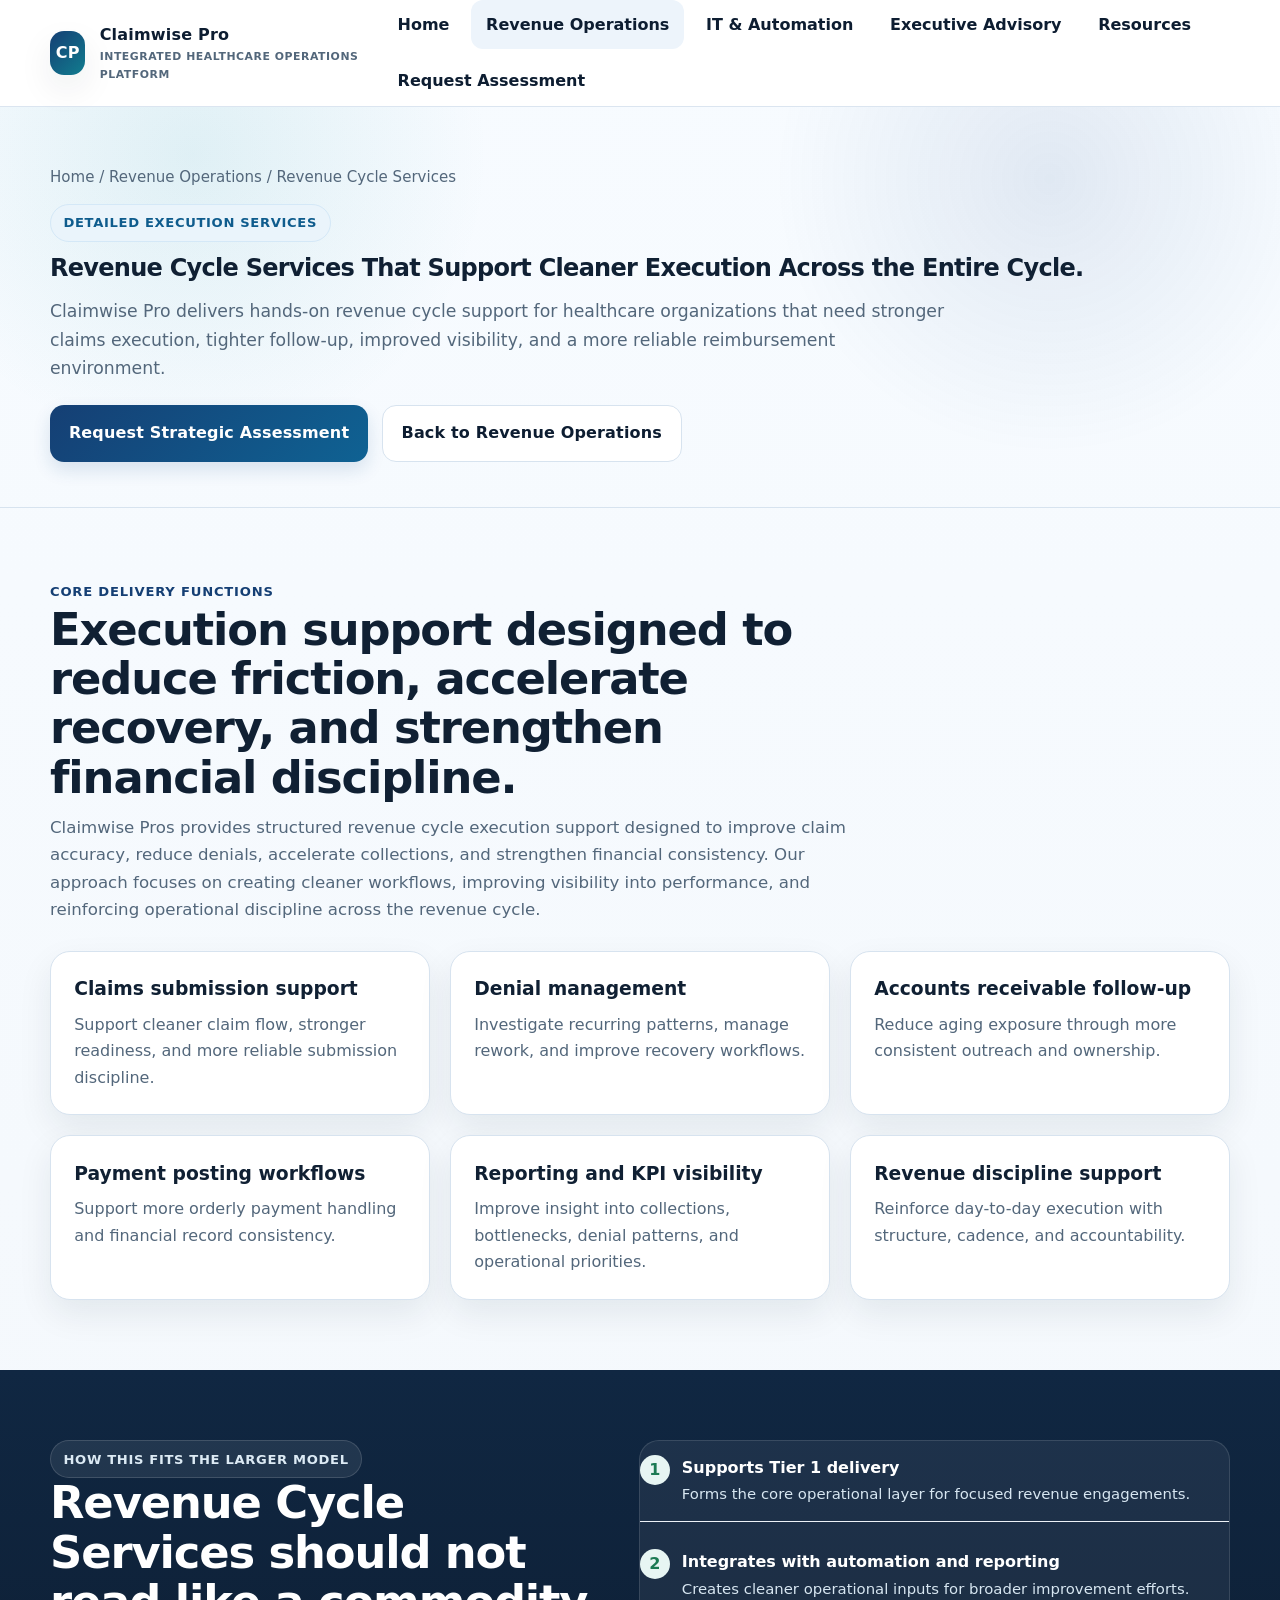
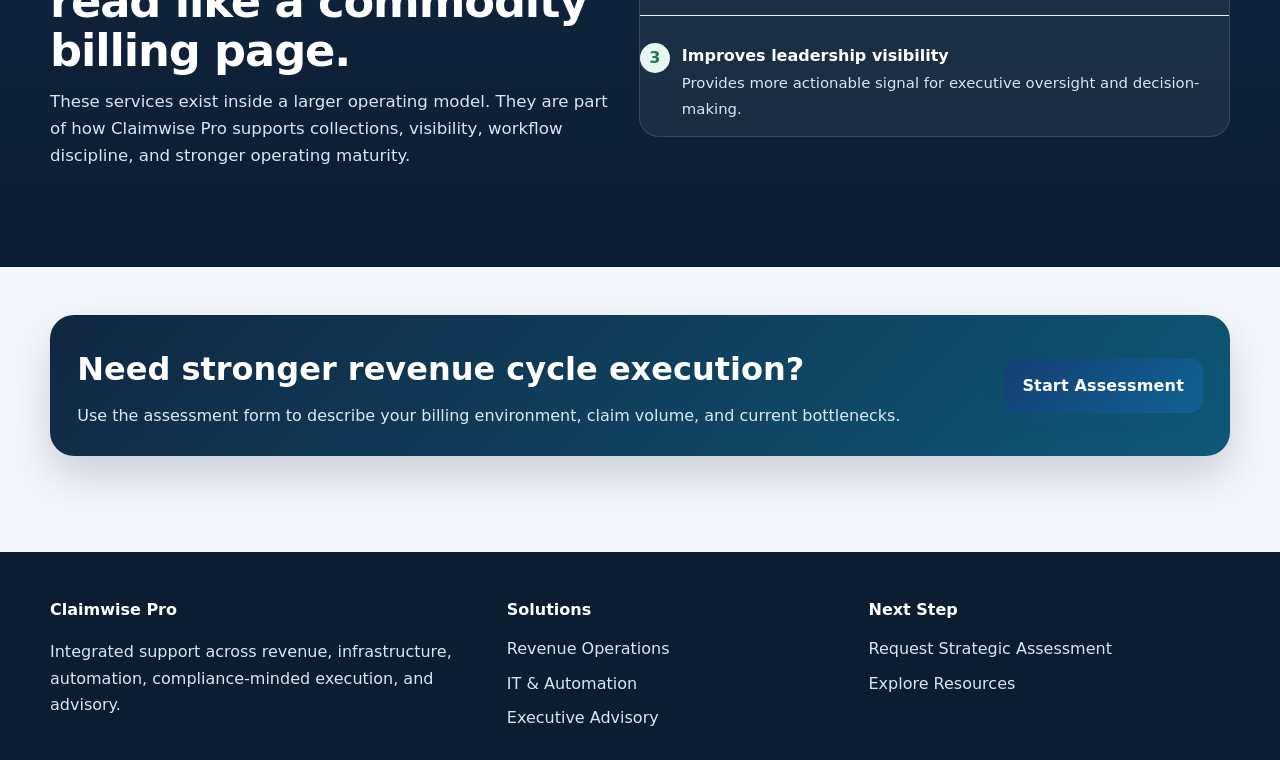
<file: claimwise_pro_site_build/revenue-optimization/revenue-cycle-services/index.html>
<!doctype html>
<html lang="en">
<head>
  <meta charset="utf-8">
  <meta name="viewport" content="width=device-width,initial-scale=1">
  <title>Revenue Cycle Services | Claimwise Pro</title>
  <meta name="description" content="Detailed revenue cycle services from Claimwise Pro including claims follow-up, denial management, payment workflows, reporting support, and operational discipline across the cycle.">
  <link rel="canonical" href="https://www.claimwisepros.com/revenue-optimization/revenue-cycle-services/">
  <meta property="og:title" content="Revenue Cycle Services | Claimwise Pro">
  <meta property="og:description" content="Hands-on revenue cycle delivery for healthcare organizations that need stronger execution and cleaner financial operations.">
  <meta property="og:type" content="website">
  <meta property="og:url" content="https://www.claimwisepros.com/revenue-optimization/revenue-cycle-services/">
  <meta name="twitter:card" content="summary_large_image">
  <link rel="stylesheet" href="../../assets/styles.css">
</head>
<body>
  <header class="site-header">
    <div class="container header-inner">
      <a class="brand" href="../../index.html" aria-label="Claimwise Pro home">
        <span class="brand-mark">CP</span>
        <span>Claimwise Pro<small>Integrated Healthcare Operations Platform</small></span>
      </a>
      <div class="nav-wrap">
        <button class="menu-toggle" type="button" data-menu-toggle aria-expanded="false" aria-controls="site-nav">Menu</button>
        <nav class="site-nav" id="site-nav" data-site-nav aria-label="Primary navigation">
          <a href="../../index.html">Home</a>
          <a class="active" href="../index.html">Revenue Operations</a>
          <a href="../../it-automation/index.html">IT &amp; Automation</a>
          <a href="../../practice-management/index.html">Executive Advisory</a>
          <a href="../../resources/index.html">Resources</a>
          <a href="../../contact/index.html">Request Assessment</a>
        </nav>
      </div>
    </div>
  </header>
  <main>
    <section class="page-hero">
      <div class="container">
        <div class="breadcrumbs"><a href="../../index.html">Home</a> / <a href="../index.html">Revenue Operations</a> / Revenue Cycle Services</div>
        <span class="eyebrow">Detailed execution services</span>
        <h1>Revenue Cycle Services That Support Cleaner Execution Across the Entire Cycle.</h1>
        <p>Claimwise Pro delivers hands-on revenue cycle support for healthcare organizations that need stronger claims execution, tighter follow-up, improved visibility, and a more reliable reimbursement environment.</p>
        <div class="cta-stack">
          <a class="button button-primary" href="../../contact/index.html">Request Strategic Assessment</a>
          <a class="button button-secondary" href="../index.html">Back to Revenue Operations</a>
        </div>
      </div>
    </section>

    <section class="section">
      <div class="container">
        <div class="section-header">
          <span class="kicker">Core delivery functions</span>
          <h2>Execution support designed to reduce friction, accelerate recovery, and strengthen financial discipline.</h2>
          <p>Claimwise Pros provides structured revenue cycle execution support designed to improve claim accuracy, reduce denials, accelerate collections, and strengthen financial consistency.  Our approach focuses on creating cleaner workflows, improving visibility into performance, and reinforcing operational discipline across the revenue cycle.</p>
        </div>
        <div class="grid-3">
          <article class="card"><h3>Claims submission support</h3><p>Support cleaner claim flow, stronger readiness, and more reliable submission discipline.</p></article>
          <article class="card"><h3>Denial management</h3><p>Investigate recurring patterns, manage rework, and improve recovery workflows.</p></article>
          <article class="card"><h3>Accounts receivable follow-up</h3><p>Reduce aging exposure through more consistent outreach and ownership.</p></article>
          <article class="card"><h3>Payment posting workflows</h3><p>Support more orderly payment handling and financial record consistency.</p></article>
          <article class="card"><h3>Reporting and KPI visibility</h3><p>Improve insight into collections, bottlenecks, denial patterns, and operational priorities.</p></article>
          <article class="card"><h3>Revenue discipline support</h3><p>Reinforce day-to-day execution with structure, cadence, and accountability.</p></article>
        </div>
      </div>
    </section>

    <section class="section band">
      <div class="container split">
        <div>
          <div class="section-header">
            <span class="eyebrow">How this fits the larger model</span>
            <h2>Revenue Cycle Services should not read like a commodity billing page.</h2>
            <p>These services exist inside a larger operating model. They are part of how Claimwise Pro supports collections, visibility, workflow discipline, and stronger operating maturity.</p>
          </div>
        </div>
        <div class="band-card">
          <ul class="list">
            <li><span class="bullet">1</span><div><strong>Supports Tier 1 delivery</strong><br><span class="small" style="color:#d7e6f1">Forms the core operational layer for focused revenue engagements.</span></div></li>
            <li><span class="bullet">2</span><div><strong>Integrates with automation and reporting</strong><br><span class="small" style="color:#d7e6f1">Creates cleaner operational inputs for broader improvement efforts.</span></div></li>
            <li><span class="bullet">3</span><div><strong>Improves leadership visibility</strong><br><span class="small" style="color:#d7e6f1">Provides more actionable signal for executive oversight and decision-making.</span></div></li>
          </ul>
        </div>
      </div>
    </section>

    <section class="section section-tight">
      <div class="container">
        <div class="callout">
          <div>
            <h3>Need stronger revenue cycle execution?</h3>
            <p>Use the assessment form to describe your billing environment, claim volume, and current bottlenecks.</p>
          </div>
          <a class="button button-primary" href="../../contact/index.html">Start Assessment</a>
        </div>
      </div>
    </section>
  </main>
  <footer class="site-footer">
    <div class="container">
      <div class="footer-grid">
        <div><h4>Claimwise Pro</h4><p>Integrated support across revenue, infrastructure, automation, compliance-minded execution, and advisory.</p></div>
        <div><h4>Solutions</h4><ul><li><a href="../index.html">Revenue Operations</a></li><li><a href="../../it-automation/index.html">IT &amp; Automation</a></li><li><a href="../../practice-management/index.html">Executive Advisory</a></li></ul></div>
        <div><h4>Next Step</h4><ul><li><a href="../../contact/index.html">Request Strategic Assessment</a></li><li><a href="../../resources/index.html">Explore Resources</a></li></ul></div>
      </div>
    </div>
  </footer>
  <script src="../../assets/script.js"></script>
</body>
</html>
</file>
<file: claimwise_pro_site_build/assets/styles.css>
:root{
  --bg:#f4f8fc;
  --surface:#ffffff;
  --surface-2:#eef5fb;
  --surface-3:#e4eef8;
  --text:#102033;
  --muted:#53677b;
  --line:#d7e3ef;
  --primary:#153f74;
  --primary-2:#0f6293;
  --accent:#117d8f;
  --dark:#0d1d31;
  --dark-2:#102742;
  --success:#1c7a54;
  --warning:#8f6b11;
  --shadow:0 14px 34px rgba(16,33,56,.08);
  --shadow-dark:0 20px 44px rgba(9,23,42,.18);
  --radius:20px;
  --max:1180px;
}
*{box-sizing:border-box}
html{scroll-behavior:smooth}
body{
  margin:0;
  font-family:Inter,ui-sans-serif,system-ui,-apple-system,Segoe UI,Roboto,Helvetica,Arial,sans-serif;
  background:linear-gradient(180deg,#f7fbff 0%,#f3f7fb 100%);
  color:var(--text);
  line-height:1.65;
}
a{color:var(--primary);text-decoration:none}
a:hover{text-decoration:underline}
img{max-width:100%;display:block}
.container{width:min(calc(100% - 2rem),var(--max));margin-inline:auto}
.site-header{
  position:sticky;top:0;z-index:50;
  background:rgba(255,255,255,.92);
  backdrop-filter:blur(16px);
  border-bottom:1px solid rgba(215,227,239,.9);
}
.header-inner{display:flex;align-items:center;justify-content:space-between;gap:1rem;min-height:78px}
.brand{display:flex;align-items:center;gap:.9rem;color:var(--dark);font-weight:800;letter-spacing:.2px}
.brand:hover{text-decoration:none}
.brand-mark{width:44px;height:44px;border-radius:14px;background:linear-gradient(135deg,var(--primary),var(--accent));display:grid;place-items:center;color:#fff;font-weight:800;box-shadow:var(--shadow)}
.brand small{display:block;color:var(--muted);font-weight:700;letter-spacing:.05em;text-transform:uppercase;font-size:.68rem}
.nav-wrap{display:flex;align-items:center;gap:1rem}
.menu-toggle{display:none;border:1px solid var(--line);background:#fff;color:var(--dark);border-radius:12px;padding:.72rem .85rem;font-weight:800}
.site-nav{display:flex;align-items:center;gap:.45rem;flex-wrap:wrap}
.site-nav a{color:var(--dark);font-weight:700;padding:.72rem .92rem;border-radius:12px}
.site-nav a:hover,.site-nav a.active{background:#edf4fb;text-decoration:none}
.button,button,input[type=submit]{appearance:none;border:none;cursor:pointer;display:inline-flex;align-items:center;justify-content:center;gap:.55rem;min-height:50px;padding:.9rem 1.18rem;border-radius:14px;font-weight:800;letter-spacing:.01em;transition:.2s transform,.2s box-shadow,.2s background;box-shadow:0 8px 18px rgba(21,76,138,.14)}
.button:hover,button:hover,input[type=submit]:hover{transform:translateY(-1px);text-decoration:none}
.button-primary,button,input[type=submit]{background:linear-gradient(135deg,var(--primary),var(--primary-2));color:#fff}
.button-secondary{background:#fff;color:var(--dark);border:1px solid var(--line);box-shadow:none}
.button-tertiary{background:rgba(255,255,255,.08);color:#fff;border:1px solid rgba(255,255,255,.18);box-shadow:none}
.hero{position:relative;padding:5rem 0 4rem;overflow:hidden;background:linear-gradient(180deg,#f9fcff 0%,rgba(244,248,252,0) 100%)}
.hero:before{content:"";position:absolute;inset:0;background:radial-gradient(circle at 12% 12%,rgba(17,125,143,.12),transparent 30%),radial-gradient(circle at 88% 18%,rgba(21,63,116,.12),transparent 24%);pointer-events:none}
.hero-grid{position:relative;display:grid;grid-template-columns:minmax(0,1.12fr) minmax(300px,.88fr);gap:2rem;align-items:center}
.hero h1,.page-hero h1{margin:.9rem 0 1rem;line-height:1.04;letter-spacing:-.03em}
.hero h1{font-size:clamp(2.4rem,5vw,4.5rem)}
.hero p.lead,.page-hero p{font-size:1.08rem;color:var(--muted);max-width:56rem;margin:0 0 1.4rem}
.hero-actions,.cta-stack{display:flex;flex-wrap:wrap;gap:.85rem;margin-top:1.1rem}
.eyebrow,.pill{display:inline-flex;align-items:center;gap:.55rem;padding:.45rem .78rem;border-radius:999px;background:#eaf4fb;border:1px solid #d4e8f7;color:#0f5c8d;font-weight:800;font-size:.82rem;text-transform:uppercase;letter-spacing:.05em}
.hero-card,.panel,.card,.metric,.faq details,.form-card,.callout-alt,.band-card{background:var(--surface);border:1px solid var(--line);border-radius:var(--radius);box-shadow:var(--shadow)}
.hero-card{background:linear-gradient(180deg,var(--dark-2),var(--dark));color:#fff;padding:1.5rem;box-shadow:var(--shadow-dark)}
.hero-card .eyebrow{background:rgba(255,255,255,.08);border-color:rgba(255,255,255,.14);color:#dceaf4}
.hero-checks{display:grid;gap:.75rem;margin-top:1rem}
.hero-checks div{display:flex;gap:.6rem;align-items:flex-start}
.hero-checks span:first-child{color:#8ddce4;font-weight:900}
.stat-grid{display:grid;grid-template-columns:repeat(2,minmax(0,1fr));gap:.9rem;margin-top:1rem}
.stat{background:rgba(255,255,255,.08);border:1px solid rgba(255,255,255,.1);border-radius:16px;padding:1rem}
.stat strong{display:block;font-size:1.2rem}
.small{font-size:.93rem;color:var(--muted)}
.section{padding:4.4rem 0}
.section-tight{padding:3rem 0}
.band{background:linear-gradient(180deg,var(--dark-2),var(--dark));color:#fff}
.band .section-header p,.band .card p,.band .small,.band .muted{color:#d7e6f1}
.band .card,.band-card{background:rgba(255,255,255,.06);border-color:rgba(255,255,255,.12);box-shadow:none;color:#fff}
.band .eyebrow{background:rgba(255,255,255,.08);border-color:rgba(255,255,255,.14);color:#dceaf4}
.band .icon{background:rgba(141,220,228,.14);color:#8ddce4;border-color:rgba(141,220,228,.25)}
.section-header{max-width:52rem;margin-bottom:1.7rem}
.section-header h2{font-size:clamp(1.85rem,3.5vw,2.8rem);line-height:1.1;margin:0 0 .75rem;letter-spacing:-.025em}
.section-header p,.muted{margin:0;color:var(--muted);font-size:1.04rem}
.kicker{color:var(--primary);font-weight:800;text-transform:uppercase;letter-spacing:.06em;font-size:.82rem}
.grid-2{display:grid;grid-template-columns:repeat(2,minmax(0,1fr));gap:1.25rem}
.grid-3{display:grid;grid-template-columns:repeat(3,minmax(0,1fr));gap:1.25rem}
.grid-4{display:grid;grid-template-columns:repeat(4,minmax(0,1fr));gap:1rem}
.split{display:grid;grid-template-columns:minmax(0,.98fr) minmax(0,1.02fr);gap:1.3rem;align-items:start}
.card,.panel,.metric,.form-card,.callout-alt{padding:1.45rem}
.card h3,.card h4,.panel h3,.panel h4,.metric h3,.metric h4{margin:.2rem 0 .7rem;line-height:1.2}
.card p,.panel p,.metric p{margin:0;color:var(--muted)}
.icon{width:46px;height:46px;border-radius:14px;display:grid;place-items:center;font-weight:900;color:var(--primary);background:#e9f3fb;border:1px solid #d7e6f5;margin-bottom:.9rem}
.list{display:grid;gap:.82rem;margin:0;padding:0;list-style:none}
.list li{display:flex;gap:.75rem;align-items:flex-start;padding:.85rem 0;border-bottom:1px solid #edf2f7}
.list li:last-child{border-bottom:none}
.bullet{width:30px;height:30px;border-radius:999px;background:#e7f5f3;color:var(--success);display:grid;place-items:center;font-weight:900;flex:0 0 auto}
.metric strong{display:block;font-size:1.2rem;line-height:1.1;margin-bottom:.4rem}
.callout{display:grid;grid-template-columns:minmax(0,1.1fr) auto;gap:1rem;align-items:center;background:linear-gradient(135deg,var(--dark-2),#0f5878);color:#fff;padding:1.7rem;border-radius:24px;box-shadow:var(--shadow-dark)}
.callout h3{font-size:clamp(1.55rem,3vw,2rem);margin:0 0 .45rem}
.callout p{margin:0;color:#dbe9f4}
.callout-alt{background:linear-gradient(180deg,#ffffff,#f6fbff)}
.badge-list{display:flex;flex-wrap:wrap;gap:.65rem}
.badge{display:inline-flex;align-items:center;gap:.45rem;padding:.55rem .8rem;border-radius:999px;background:#f1f7fd;border:1px solid var(--line);color:var(--dark);font-weight:700}
.quote{font-size:1.08rem;color:var(--text);font-weight:700;margin:0 0 .7rem}
.proof-grid,.pricing-grid,.resource-grid{display:grid;grid-template-columns:repeat(3,minmax(0,1fr));gap:1.1rem}
.pricing-card{position:relative;overflow:hidden}
.pricing-card.featured{border-color:#b9d7f0;box-shadow:0 18px 44px rgba(17,81,139,.12)}
.pricing-top{display:flex;align-items:flex-start;justify-content:space-between;gap:1rem;margin-bottom:1rem}
.price{font-size:2rem;font-weight:900;line-height:1}
.price small{display:block;font-size:.9rem;font-weight:700;color:var(--muted);margin-top:.35rem}
.price-note{margin-top:1rem;font-size:.92rem;color:var(--muted)}
.process-grid{display:grid;grid-template-columns:repeat(4,minmax(0,1fr));gap:1rem}
.step{padding:1.15rem}
.step-num{width:2rem;height:2rem;border-radius:50%;display:grid;place-items:center;background:#eaf4fb;color:#0f5c8d;font-weight:900;margin-bottom:.8rem;border:1px solid #d4e8f7}
.faq details{padding:1rem 1.1rem}
.faq details+details{margin-top:.85rem}
.faq summary{cursor:pointer;font-weight:800}
.faq p{color:var(--muted)}
.page-hero{padding:3.6rem 0 2.8rem;background:radial-gradient(circle at 82% 18%,rgba(21,76,138,.1),transparent 25%),radial-gradient(circle at 15% 12%,rgba(15,143,159,.1),transparent 26%);border-bottom:1px solid var(--line)}
.breadcrumbs{color:var(--muted);font-size:.94rem;margin-bottom:.9rem}
.breadcrumbs a{color:var(--muted)}
.form-grid{display:grid;grid-template-columns:repeat(2,minmax(0,1fr));gap:1rem}
.field{display:grid;gap:.45rem}
.field.full{grid-column:1/-1}
.field label{font-weight:750;font-size:.95rem}
.field input,.field select,.field textarea{width:100%;border:1px solid var(--line);background:#fff;color:var(--text);border-radius:14px;padding:.95rem 1rem;font:inherit}
.field textarea{min-height:150px;resize:vertical}
.form-note{color:var(--muted);font-size:.95rem}
.notice{padding:1rem 1.1rem;border-radius:16px;background:#edf7f1;color:#0b5132;border:1px solid #c8ead6;display:none;margin-top:1rem}
.site-footer{margin-top:3rem;background:var(--dark);color:#d7e6f1;padding:2.8rem 0 1.6rem}
.footer-grid{display:grid;grid-template-columns:1.15fr .9fr .95fr;gap:1.2rem}
.site-footer h4{color:#fff;margin:0 0 .8rem}
.site-footer a{color:#d7e6f1}
.site-footer ul{list-style:none;padding:0;margin:0;display:grid;gap:.5rem}
.footer-bottom{margin-top:1.6rem;padding-top:1rem;border-top:1px solid rgba(255,255,255,.1);color:#a7bed2;font-size:.92rem}
@media (max-width:980px){
  .hero-grid,.split,.grid-3,.grid-4,.proof-grid,.pricing-grid,.resource-grid,.footer-grid,.process-grid,.grid-2{grid-template-columns:1fr}
  .form-grid,.stat-grid{grid-template-columns:1fr}
  .callout{grid-template-columns:1fr}
  .site-nav{display:none;position:absolute;top:78px;right:1rem;left:1rem;background:#fff;border:1px solid var(--line);border-radius:18px;padding:.7rem;box-shadow:var(--shadow)}
  .site-nav.open{display:grid}
  .menu-toggle{display:inline-flex}
}


.calculator-grid{display:grid;grid-template-columns:repeat(2,minmax(0,1fr));gap:1.25rem}
.calculator-card{padding:1.45rem}
.calculator-card h3{margin:.2rem 0 .5rem;line-height:1.2}
.calculator-card .small-intro{color:var(--muted);margin:0 0 1rem}
.calc-form{display:grid;gap:.9rem;margin-top:1rem}
.calc-form .field{gap:.35rem}
.calc-form .field input{background:#fbfdff}
.calc-assumption{margin-top:1rem;padding:.9rem 1rem;border-radius:14px;background:#f6fbff;border:1px solid var(--line);color:var(--muted);font-size:.93rem}
.calc-results{margin-top:1rem;padding:1rem;border-radius:16px;background:linear-gradient(180deg,#fbfdff,#f3f8fd);border:1px solid var(--line)}
.calc-results h4{margin:.1rem 0 .85rem}
.result-list{list-style:none;padding:0;margin:0;display:grid;gap:.7rem}
.result-list li{display:flex;justify-content:space-between;gap:1rem;align-items:flex-start;padding:.55rem 0;border-bottom:1px solid #e8f0f7}
.result-list li:last-child{border-bottom:none}
.result-list span{color:var(--muted)}
.result-list strong{font-size:1.02rem;text-align:right}
.calc-note{margin-top:.85rem;color:var(--muted);font-size:.9rem}
@media (max-width:980px){.calculator-grid{grid-template-columns:1fr}}
</file>
